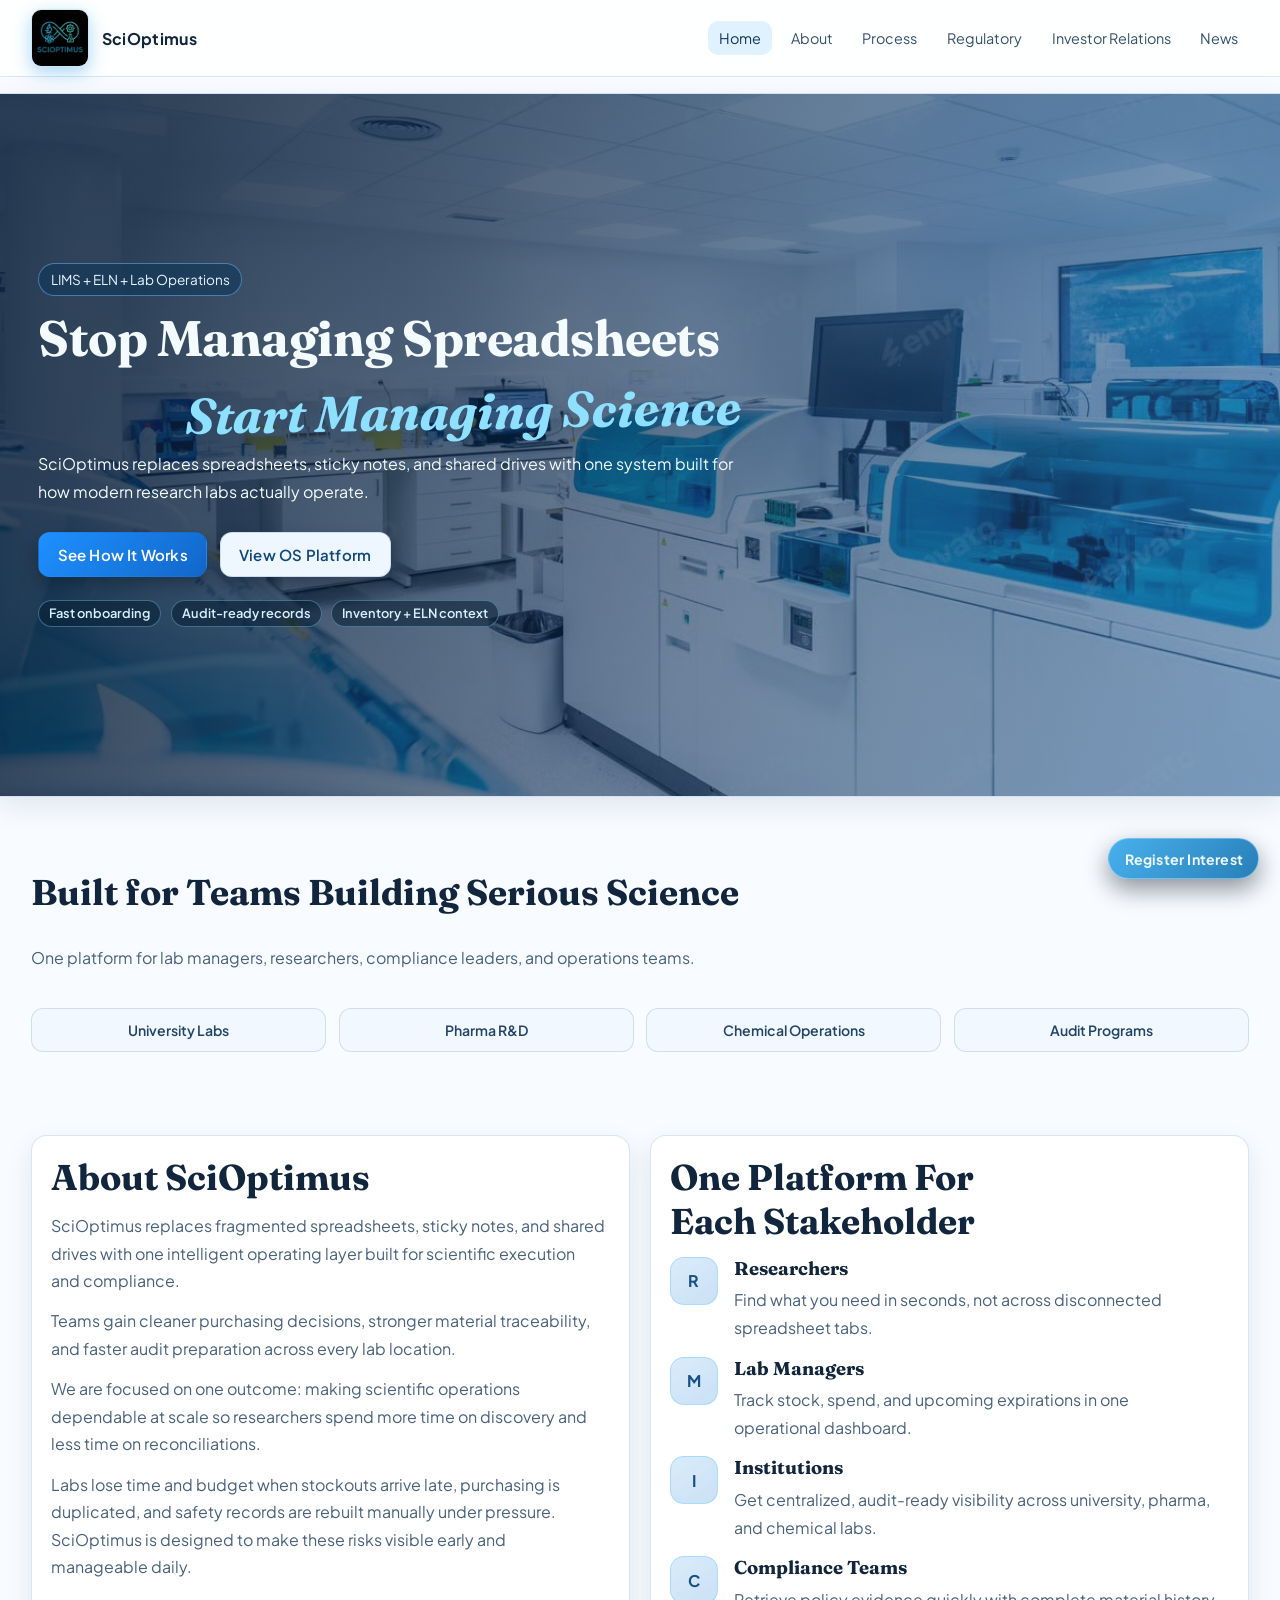
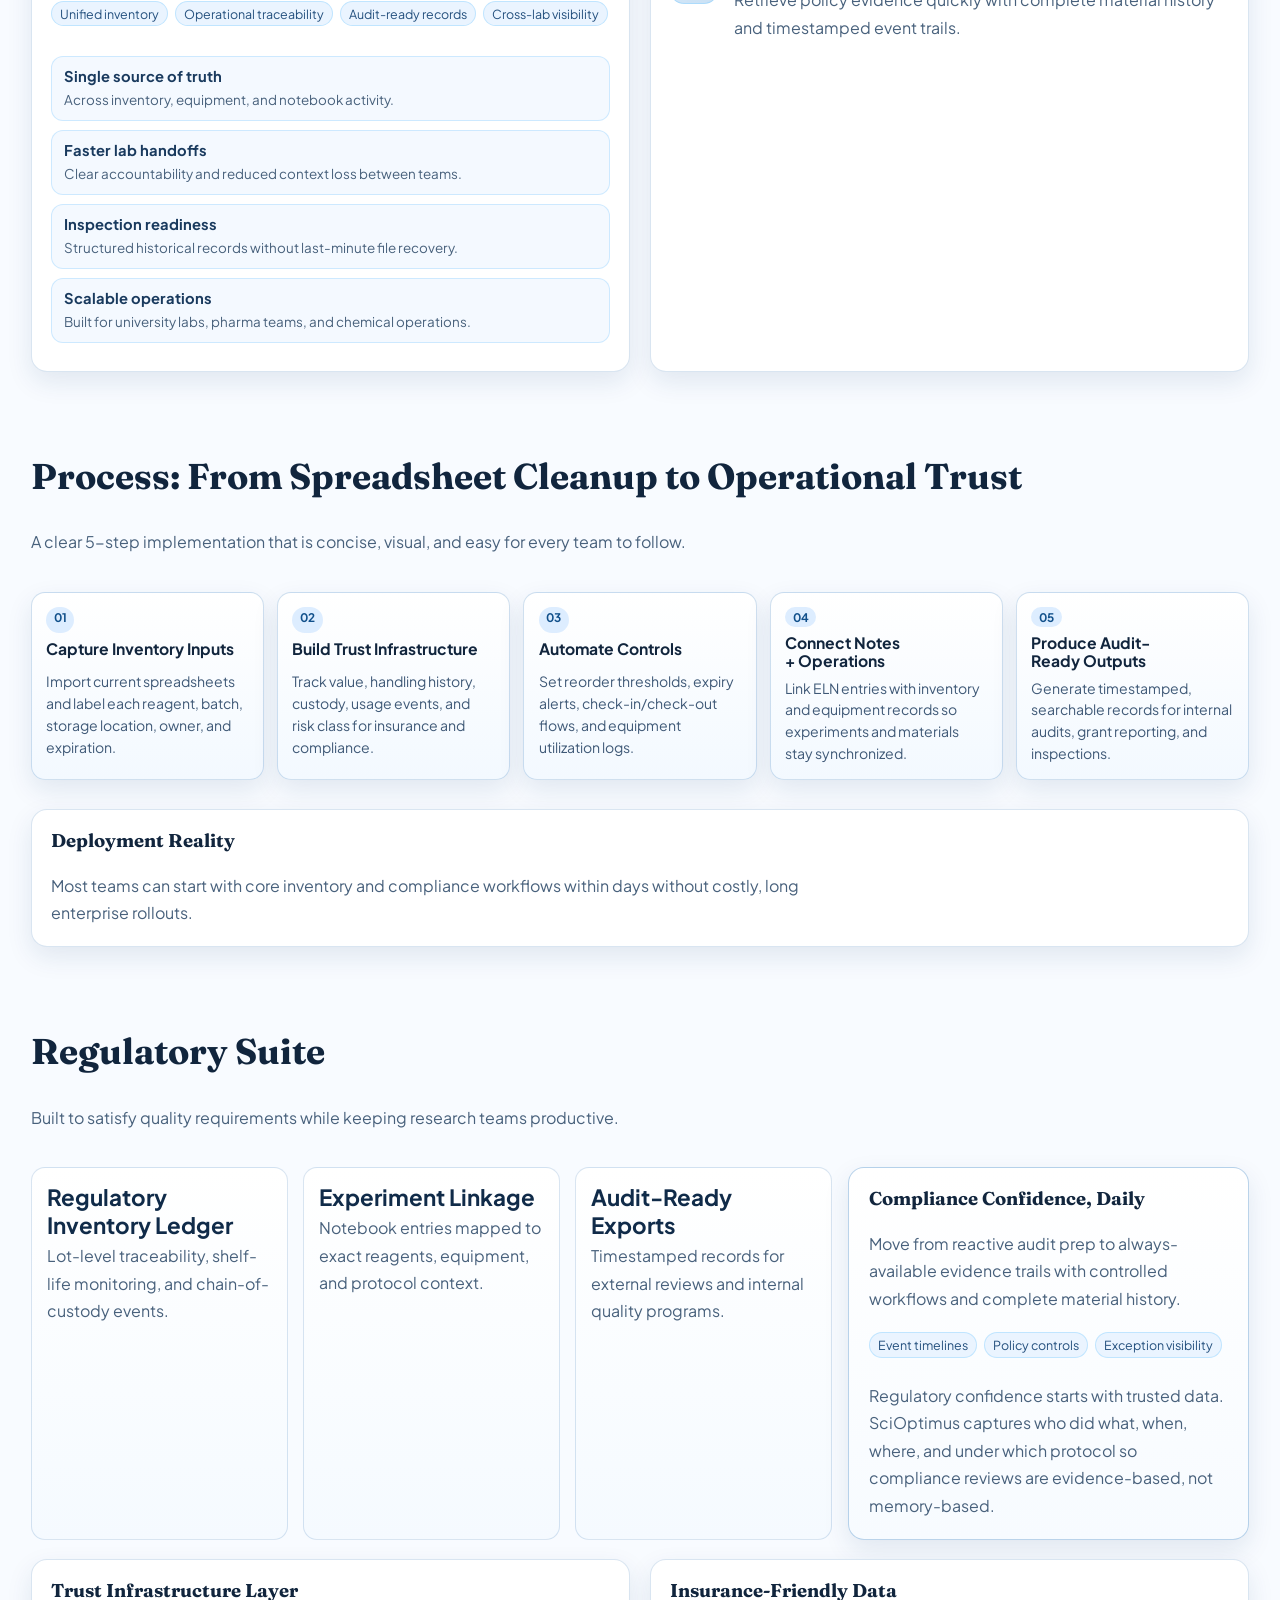
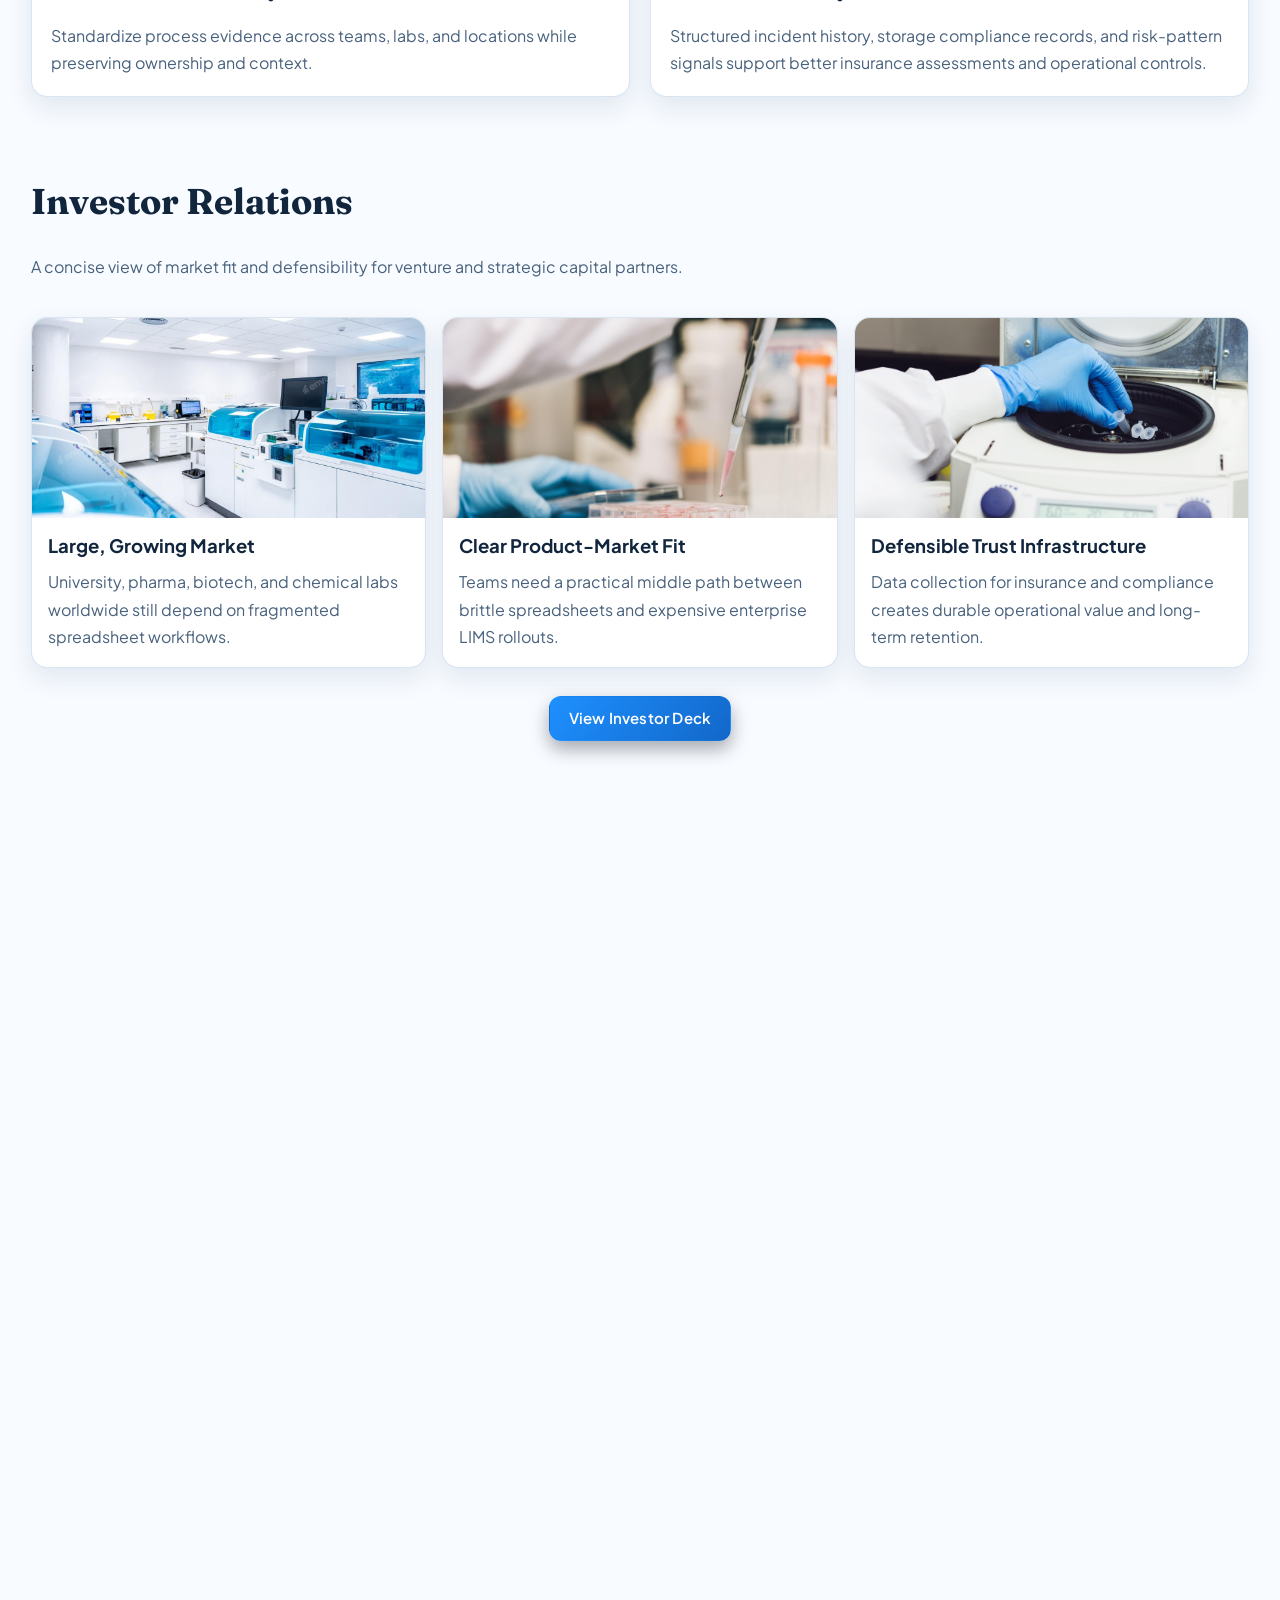
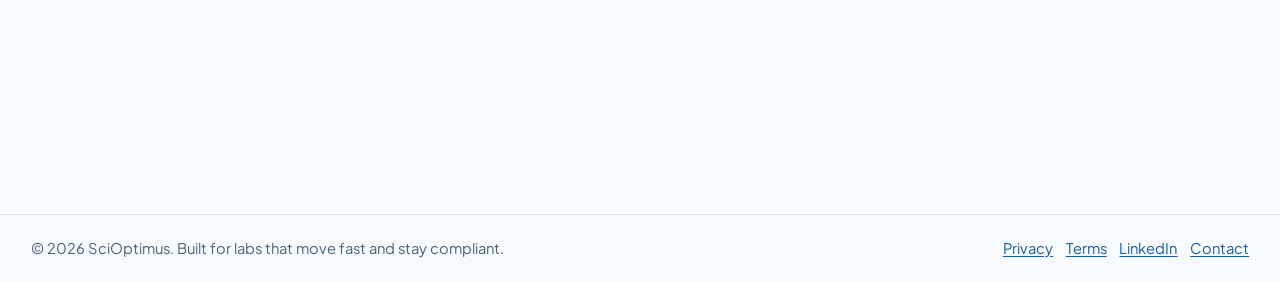
<file: index.html>
<!DOCTYPE html>
<html lang="en">
  <head>
    <meta charset="UTF-8" />
    <meta name="viewport" content="width=device-width, initial-scale=1.0" />
    <title>SciOptimus | Stop Managing Spreadsheets. Start Managing Science.</title>
    <meta
      name="description"
      content="SciOptimus helps labs manage chemical inventory, notebooks, and compliance with one platform built for research workflows."
    />
    <meta property="og:title" content="SciOptimus | Stop Managing Spreadsheets. Start Managing Science." />
    <meta
      property="og:description"
      content="Inventory, compliance, and notebook workflows for university, pharma, and chemical labs in one platform."
    />
    <meta property="og:type" content="website" />
    <meta property="og:image" content="logo.jpeg" />
    <meta name="theme-color" content="#f8fbff" />
    <meta name="twitter:card" content="summary_large_image" />
    <meta name="twitter:title" content="SciOptimus" />
    <meta
      name="twitter:description"
      content="Run your lab with connected inventory, notebook, and compliance workflows."
    />
    <meta name="twitter:image" content="logo.jpeg" />
    <link rel="preconnect" href="https://fonts.googleapis.com" />
    <link rel="preconnect" href="https://fonts.gstatic.com" crossorigin />
    <link rel="stylesheet" href="styles.css" />
    <script type="application/ld+json">
      {
        "@context": "https://schema.org",
        "@type": "Organization",
        "name": "SciOptimus",
        "url": "index.html",
        "logo": "logo.jpeg",
        "description": "SciOptimus helps labs manage inventory, notebooks, and compliance workflows in one connected platform.",
        "sameAs": []
      }
    </script>
  </head>
  <body>
    <a class="skip-link" href="#main-content">Skip to main content</a>
    <header class="site-header">
      <div class="container header-inner">
        <a class="brand" href="index.html">
          <img src="logo.jpeg" alt="SciOptimus logo" />
          <span>SciOptimus</span>
        </a>
        <button class="nav-toggle" aria-label="Toggle navigation">Menu</button>
        <nav class="site-nav" aria-label="Primary">
          <a class="active" href="#home">Home</a>
          <a href="#about">About</a>
          <a href="#process">Process</a>
          <a href="#regulatory">Regulatory</a>
          <a href="#investors">Investor Relations</a>
          <a href="news.html">News</a>
        </nav>
      </div>
    </header>

    <main class="container" id="main-content">
      <section class="hero hero-full-bleed reveal" id="home">
        <img class="hero-bg" src="image1.jpeg" alt="Laboratory workspace" loading="eager" decoding="async" />
        <div class="hero-overlay"></div>
        <div class="hero-content">
          <span class="eyebrow">LIMS + ELN + Lab Operations</span>
          <h1 class="headline-split">
            <span class="headline-left">Stop Managing Spreadsheets</span>
            <span class="headline-play">Start Managing Science</span>
          </h1>
          <p>
            SciOptimus replaces spreadsheets, sticky notes, and shared drives with one system built for how modern
            research labs actually operate.
          </p>
          <div class="actions">
            <a class="btn btn-primary" href="#process">See How It Works</a>
            <a class="btn btn-ghost" href="https://demo.scioptimus.com" target="_blank" rel="noopener">View OS Platform</a>
          </div>
          <div class="proof-row" aria-label="Proof points">
            <span>Fast onboarding</span>
            <span>Audit-ready records</span>
            <span>Inventory + ELN context</span>
          </div>
        </div>
      </section>

      <section class="section reveal">
        <h2 class="section-title">Built for Teams Building Serious Science</h2>
        <p class="section-subtitle">
          One platform for lab managers, researchers, compliance leaders, and operations teams.
        </p>
        <div class="trust-strip">
          <div class="trust-pill">University Labs</div>
          <div class="trust-pill">Pharma R&D</div>
          <div class="trust-pill">Chemical Operations</div>
          <div class="trust-pill">Audit Programs</div>
        </div>
      </section>

      <section class="section grid-2 reveal" id="about">
        <article class="card">
          <h2>About SciOptimus</h2>
          <p>
            SciOptimus replaces fragmented spreadsheets, sticky notes, and shared drives with one intelligent operating
            layer built for scientific execution and compliance.
          </p>
          <p>
            Teams gain cleaner purchasing decisions, stronger material traceability, and faster audit preparation across
            every lab location.
          </p>
          <p>
            We are focused on one outcome: making scientific operations dependable at scale so researchers spend more
            time on discovery and less time on reconciliations.
          </p>
          <p>
            Labs lose time and budget when stockouts arrive late, purchasing is duplicated, and safety records are
            rebuilt manually under pressure. SciOptimus is designed to make these risks visible early and manageable
            daily.
          </p>
          <div class="tag-row">
            <span class="tag">Unified inventory</span>
            <span class="tag">Operational traceability</span>
            <span class="tag">Audit-ready records</span>
            <span class="tag">Cross-lab visibility</span>
          </div>
          <div class="about-stats" aria-label="SciOptimus outcomes">
            <div><b>Single source of truth</b><span>Across inventory, equipment, and notebook activity.</span></div>
            <div><b>Faster lab handoffs</b><span>Clear accountability and reduced context loss between teams.</span></div>
            <div><b>Inspection readiness</b><span>Structured historical records without last-minute file recovery.</span></div>
            <div><b>Scalable operations</b><span>Built for university labs, pharma teams, and chemical operations.</span></div>
          </div>
        </article>
        <article class="card">
          <h2>One Platform For Each Stakeholder</h2>
          <div class="steps">
            <div class="step">
              <div class="step-num">R</div>
              <div>
                <h3>Researchers</h3>
                <p>Find what you need in seconds, not across disconnected spreadsheet tabs.</p>
              </div>
            </div>
            <div class="step">
              <div class="step-num">M</div>
              <div>
                <h3>Lab Managers</h3>
                <p>Track stock, spend, and upcoming expirations in one operational dashboard.</p>
              </div>
            </div>
            <div class="step">
              <div class="step-num">I</div>
              <div>
                <h3>Institutions</h3>
                <p>Get centralized, audit-ready visibility across university, pharma, and chemical labs.</p>
              </div>
            </div>
            <div class="step">
              <div class="step-num">C</div>
              <div>
                <h3>Compliance Teams</h3>
                <p>Retrieve policy evidence quickly with complete material history and timestamped event trails.</p>
              </div>
            </div>
          </div>
        </article>
      </section>

      <section class="section reveal" id="process">
        <h2 class="section-title">Process: From Spreadsheet Cleanup to Operational Trust</h2>
        <p class="section-subtitle">
          A clear 5-step implementation that is concise, visual, and easy for every team to follow.
        </p>
        <div class="process-track" aria-label="Five-step implementation">
          <article class="process-step-card">
            <span>01</span>
            <h3>Capture Inventory Inputs</h3>
            <p>Import current spreadsheets and label each reagent, batch, storage location, owner, and expiration.</p>
          </article>
          <article class="process-step-card">
            <span>02</span>
            <h3>Build Trust Infrastructure</h3>
            <p>Track value, handling history, custody, usage events, and risk class for insurance and compliance.</p>
          </article>
          <article class="process-step-card">
            <span>03</span>
            <h3>Automate Controls</h3>
            <p>Set reorder thresholds, expiry alerts, check-in/check-out flows, and equipment utilization logs.</p>
          </article>
          <article class="process-step-card">
            <span>04</span>
            <h3>Connect Notes + Operations</h3>
            <p>Link ELN entries with inventory and equipment records so experiments and materials stay synchronized.</p>
          </article>
          <article class="process-step-card">
            <span>05</span>
            <h3>Produce Audit-Ready Outputs</h3>
            <p>Generate timestamped, searchable records for internal audits, grant reporting, and inspections.</p>
          </article>
        </div>
        <article class="card process-note">
          <h3>Deployment Reality</h3>
          <p>
            Most teams can start with core inventory and compliance workflows within days without costly, long
            enterprise rollouts.
          </p>
        </article>
      </section>

      <section class="section reveal" id="regulatory">
        <h2 class="section-title">Regulatory Suite</h2>
        <p class="section-subtitle">Built to satisfy quality requirements while keeping research teams productive.</p>
        <div class="regulatory-layout">
          <div class="kpi-row regulatory-kpis">
            <div class="kpi">
              <b>Regulatory Inventory Ledger</b>
              <p>Lot-level traceability, shelf-life monitoring, and chain-of-custody events.</p>
            </div>
            <div class="kpi">
              <b>Experiment Linkage</b>
              <p>Notebook entries mapped to exact reagents, equipment, and protocol context.</p>
            </div>
            <div class="kpi">
              <b>Audit-Ready Exports</b>
              <p>Timestamped records for external reviews and internal quality programs.</p>
            </div>
          </div>
          <article class="card regulatory-callout">
            <h3>Compliance Confidence, Daily</h3>
            <p>
              Move from reactive audit prep to always-available evidence trails with controlled workflows and complete
              material history.
            </p>
            <div class="tag-row">
              <span class="tag">Event timelines</span>
              <span class="tag">Policy controls</span>
              <span class="tag">Exception visibility</span>
            </div>
            <p>
              Regulatory confidence starts with trusted data. SciOptimus captures who did what, when, where, and
              under which protocol so compliance reviews are evidence-based, not memory-based.
            </p>
          </article>
        </div>
        <div class="grid-2 regulatory-extra">
          <article class="card">
            <h3>Trust Infrastructure Layer</h3>
            <p>
              Standardize process evidence across teams, labs, and locations while preserving ownership and context.
            </p>
          </article>
          <article class="card">
            <h3>Insurance-Friendly Data</h3>
            <p>
              Structured incident history, storage compliance records, and risk-pattern signals support better insurance
              assessments and operational controls.
            </p>
          </article>
        </div>
      </section>

      <section class="section reveal" id="investors">
        <h2 class="section-title">Investor Relations</h2>
        <p class="section-subtitle">
          A concise view of market fit and defensibility for venture and strategic capital partners.
        </p>
        <div class="investor-grid">
          <article class="investor-card">
            <img src="image1.jpeg" alt="Market opportunity analysis" />
            <div class="body">
              <h3>Large, Growing Market</h3>
              <p>
                University, pharma, biotech, and chemical labs worldwide still depend on fragmented spreadsheet workflows.
              </p>
            </div>
          </article>
          <article class="investor-card">
            <img src="image2.jpeg" alt="Product market fit" />
            <div class="body">
              <h3>Clear Product-Market Fit</h3>
              <p>
                Teams need a practical middle path between brittle spreadsheets and expensive enterprise LIMS rollouts.
              </p>
            </div>
          </article>
          <article class="investor-card">
            <img src="image4.jpeg" alt="Regulatory reliability" />
            <div class="body">
              <h3>Defensible Trust Infrastructure</h3>
              <p>
                Data collection for insurance and compliance creates durable operational value and long-term retention.
              </p>
            </div>
          </article>
        </div>
        <div class="investor-deck-row">
          <a class="btn btn-primary" href="https://example.com" target="_blank" rel="noopener">View Investor Deck</a>
        </div>
      </section>

      <section class="section section-register reveal" id="register">
        <div class="register-layout">
          <article class="register-intro">
            <span class="eyebrow register-eyebrow">Book a tailored walkthrough</span>
            <h2>Register Interest</h2>
            <p class="register-lead">
              Share your current workflows, compliance needs, and operating goals. We use that context to make the
              first conversation specific and useful.
            </p>
            <div class="register-trust" aria-label="Why teams reach out">
              <div class="register-trust-item">
                <b>Tailored lab demo</b>
                <span>We map inventory, ELN, equipment, and compliance flows to the way your team already works.</span>
              </div>
              <div class="register-trust-item">
                <b>Fast human follow-up</b>
                <span>Expect a direct response within 2 business days, not an automated sales sequence.</span>
              </div>
              <div class="register-trust-item">
                <b>Useful from day one</b>
                <span>We can start with one lab, one workflow, or one audit problem and expand from there.</span>
              </div>
            </div>
            <div class="register-direct-contact">
              <span>Prefer email?</span>
              <a href="mailto:admin@scioptimus.com">admin@scioptimus.com</a>
            </div>
          </article>
          <article class="card register-card register-card-main">
            <div class="register-card-head">
              <span class="register-kicker">Tell us about your team</span>
              <h3>Request a SciOptimus demo</h3>
              <p>
                A few details help us route university, pharma, compliance, and investor requests to the right person.
              </p>
            </div>
            <form id="interest-form">
              <input type="text" name="company_website" class="hp-field" tabindex="-1" autocomplete="off" aria-hidden="true" />
              <div class="register-form-grid">
                <div class="field">
                  <label for="name">Full Name</label>
                  <input id="name" name="name" required placeholder="Dr. Priya Sharma" />
                </div>

                <div class="field">
                  <label for="email">Work Email</label>
                  <input id="email" name="email" type="email" required placeholder="name@organization.edu" />
                </div>

                <div class="field">
                  <label for="organization">Organization</label>
                  <input id="organization" name="organization" required placeholder="University / Pharma / Company" />
                </div>

                <div class="field">
                  <label for="role">Role</label>
                  <input id="role" name="role" required placeholder="PI, Lab Manager, Procurement Lead, Investor" />
                </div>

                <div class="field field-wide">
                  <label for="interest_type">Type of Interest</label>
                  <select id="interest_type" name="interest_type" required>
                    <option value="">Select one</option>
                    <option>Lab Demo Request</option>
                    <option>Institution Deployment</option>
                    <option>Investor Conversation</option>
                    <option>Academic Collaboration</option>
                    <option>Regulatory Product Inquiry</option>
                  </select>
                </div>

                <div class="field field-wide">
                  <label for="message">Message</label>
                  <textarea id="message" name="message" required placeholder="Tell us your current challenges and goals."></textarea>
                </div>
              </div>

              <label class="consent-row" for="consent">
                <input id="consent" name="consent" type="checkbox" required />
                <span>I agree to be contacted about SciOptimus and accept the <a href="privacy.html">Privacy Policy</a> and <a href="terms.html">Terms</a>.</span>
              </label>

              <button class="btn btn-primary register-submit" type="submit">Request a Tailored Demo</button>
              <div id="form-status" class="form-status" aria-live="polite"></div>
              <p class="form-note">We reply personally with the next best step for your lab or team.</p>
            </form>
          </article>
        </div>
      </section>
    </main>

    <a class="mini-cta" href="#register">Register Interest</a>

    <footer class="footer">
      <div class="container">
        <span>© 2026 SciOptimus. Built for labs that move fast and stay compliant.</span>
        <span class="footer-links"><a href="privacy.html">Privacy</a> <a href="terms.html">Terms</a> <a href="https://www.linkedin.com/company/scioptimus" target="_blank" rel="noopener">LinkedIn</a> <a href="mailto:admin@scioptimus.com">Contact</a></span>
      </div>
    </footer>

    <script src="app.js"></script>
  </body>
</html>
</file>
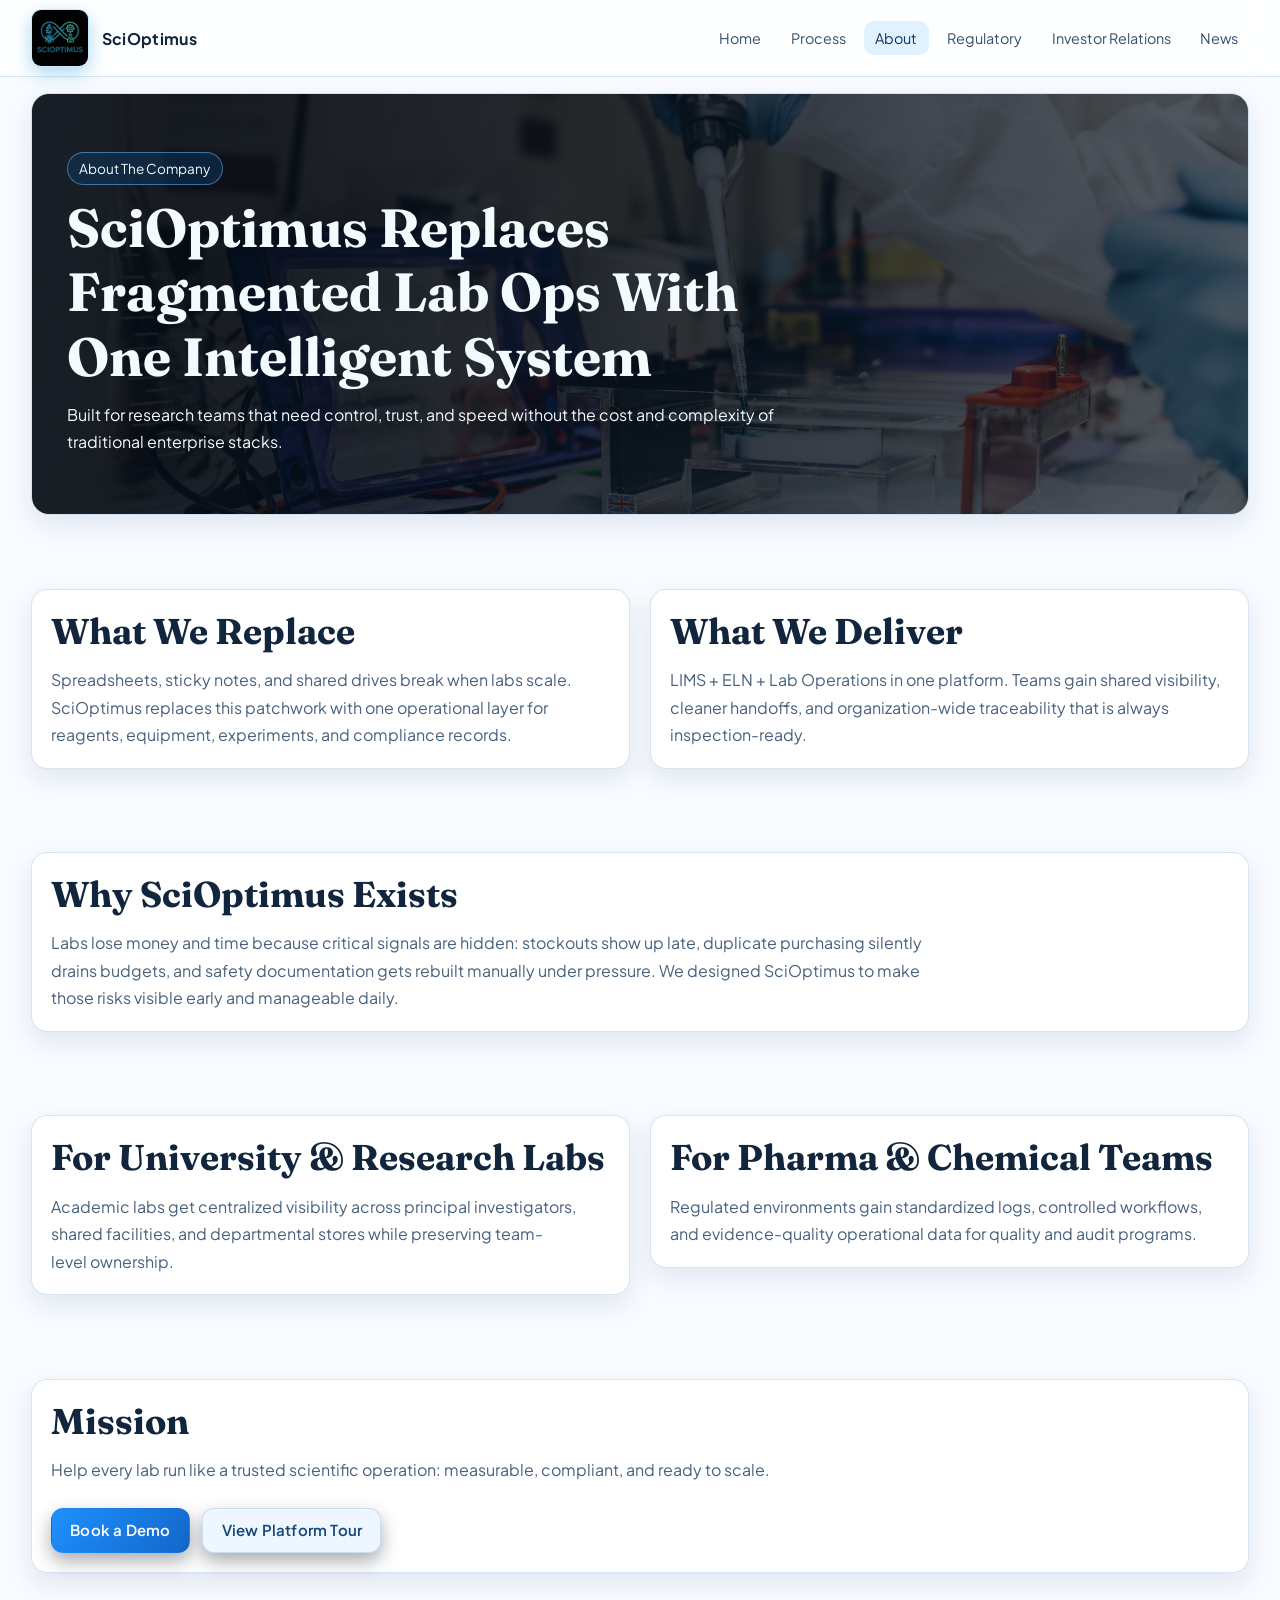
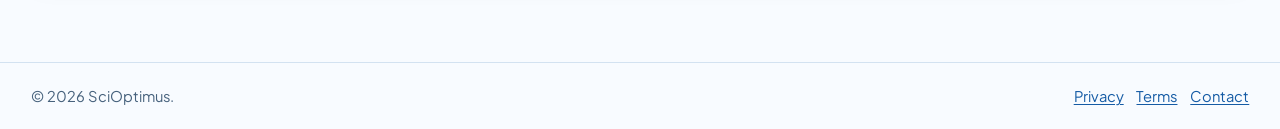
<file: about.html>
<!DOCTYPE html>
<html lang="en">
  <head>
    <meta charset="UTF-8" />
    <meta name="viewport" content="width=device-width, initial-scale=1.0" />
    <title>About SciOptimus</title>
    <meta
      name="description"
      content="Learn why SciOptimus was built to replace fragmented spreadsheet workflows across scientific labs."
    />
    <meta property="og:title" content="About SciOptimus" />
    <meta
      property="og:description"
      content="Connected inventory, notebook, and compliance operations for growing labs."
    />
    <meta property="og:type" content="website" />
    <meta property="og:image" content="logo.jpeg" />
    <meta name="twitter:card" content="summary_large_image" />
    <meta name="twitter:title" content="About SciOptimus" />
    <meta name="twitter:image" content="logo.jpeg" />
    <link rel="preconnect" href="https://fonts.googleapis.com" />
    <link rel="preconnect" href="https://fonts.gstatic.com" crossorigin />
    <link rel="stylesheet" href="styles.css" />
  </head>
  <body>
    <header class="site-header">
      <div class="container header-inner">
        <a class="brand" href="index.html">
          <img src="logo.jpeg" alt="SciOptimus logo" />
          <span>SciOptimus</span>
        </a>
        <button class="nav-toggle" aria-label="Toggle navigation">Menu</button>
        <nav class="site-nav" aria-label="Primary">
          <a href="index.html#home">Home</a>
          <a href="index.html#process">Process</a>
          <a class="active" href="index.html#about">About</a>
          <a href="index.html#regulatory">Regulatory</a>
          <a href="index.html#investors">Investor Relations</a>
          <a href="news.html">News</a>
        </nav>
      </div>
    </header>

    <main class="container">
      <section class="hero-lite reveal">
        <img src="image3.jpeg" alt="Scientists discussing operations" />
        <div class="overlay"></div>
        <div class="content">
          <span class="eyebrow">About The Company</span>
          <h1>SciOptimus Replaces Fragmented Lab Ops With One Intelligent System</h1>
          <p>
            Built for research teams that need control, trust, and speed without the cost and complexity of traditional
            enterprise stacks.
          </p>
        </div>
      </section>

      <section class="section grid-2 reveal">
        <article class="card">
          <h2>What We Replace</h2>
          <p>
            Spreadsheets, sticky notes, and shared drives break when labs scale. SciOptimus replaces this patchwork with
            one operational layer for reagents, equipment, experiments, and compliance records.
          </p>
        </article>
        <article class="card">
          <h2>What We Deliver</h2>
          <p>
            LIMS + ELN + Lab Operations in one platform. Teams gain shared visibility, cleaner handoffs, and
            organization-wide traceability that is always inspection-ready.
          </p>
        </article>
      </section>

      <section class="section reveal">
        <article class="card">
          <h2>Why SciOptimus Exists</h2>
          <p>
            Labs lose money and time because critical signals are hidden: stockouts show up late, duplicate purchasing
            silently drains budgets, and safety documentation gets rebuilt manually under pressure. We designed
            SciOptimus to make those risks visible early and manageable daily.
          </p>
        </article>
      </section>

      <section class="section grid-2 reveal">
        <article class="card">
          <h2>For University & Research Labs</h2>
          <p>
            Academic labs get centralized visibility across principal investigators, shared facilities, and departmental
            stores while preserving team-level ownership.
          </p>
        </article>
        <article class="card">
          <h2>For Pharma & Chemical Teams</h2>
          <p>
            Regulated environments gain standardized logs, controlled workflows, and evidence-quality operational data
            for quality and audit programs.
          </p>
        </article>
      </section>

      <section class="section card reveal">
        <h2>Mission</h2>
        <p>
          Help every lab run like a trusted scientific operation: measurable, compliant, and ready to scale.
        </p>
        <div class="actions">
          <a class="btn btn-primary" href="interest.html">Book a Demo</a>
          <a class="btn btn-ghost" href="process.html">View Platform Tour</a>
        </div>
      </section>
    </main>

    <footer class="footer">
      <div class="container">
        <span>© 2026 SciOptimus.</span>
        <span class="footer-links"><a href="privacy.html">Privacy</a> <a href="terms.html">Terms</a> <a href="mailto:admin@scioptimus.com">Contact</a></span>
      </div>
    </footer>

    <script src="app.js"></script>
  </body>
</html>
</file>
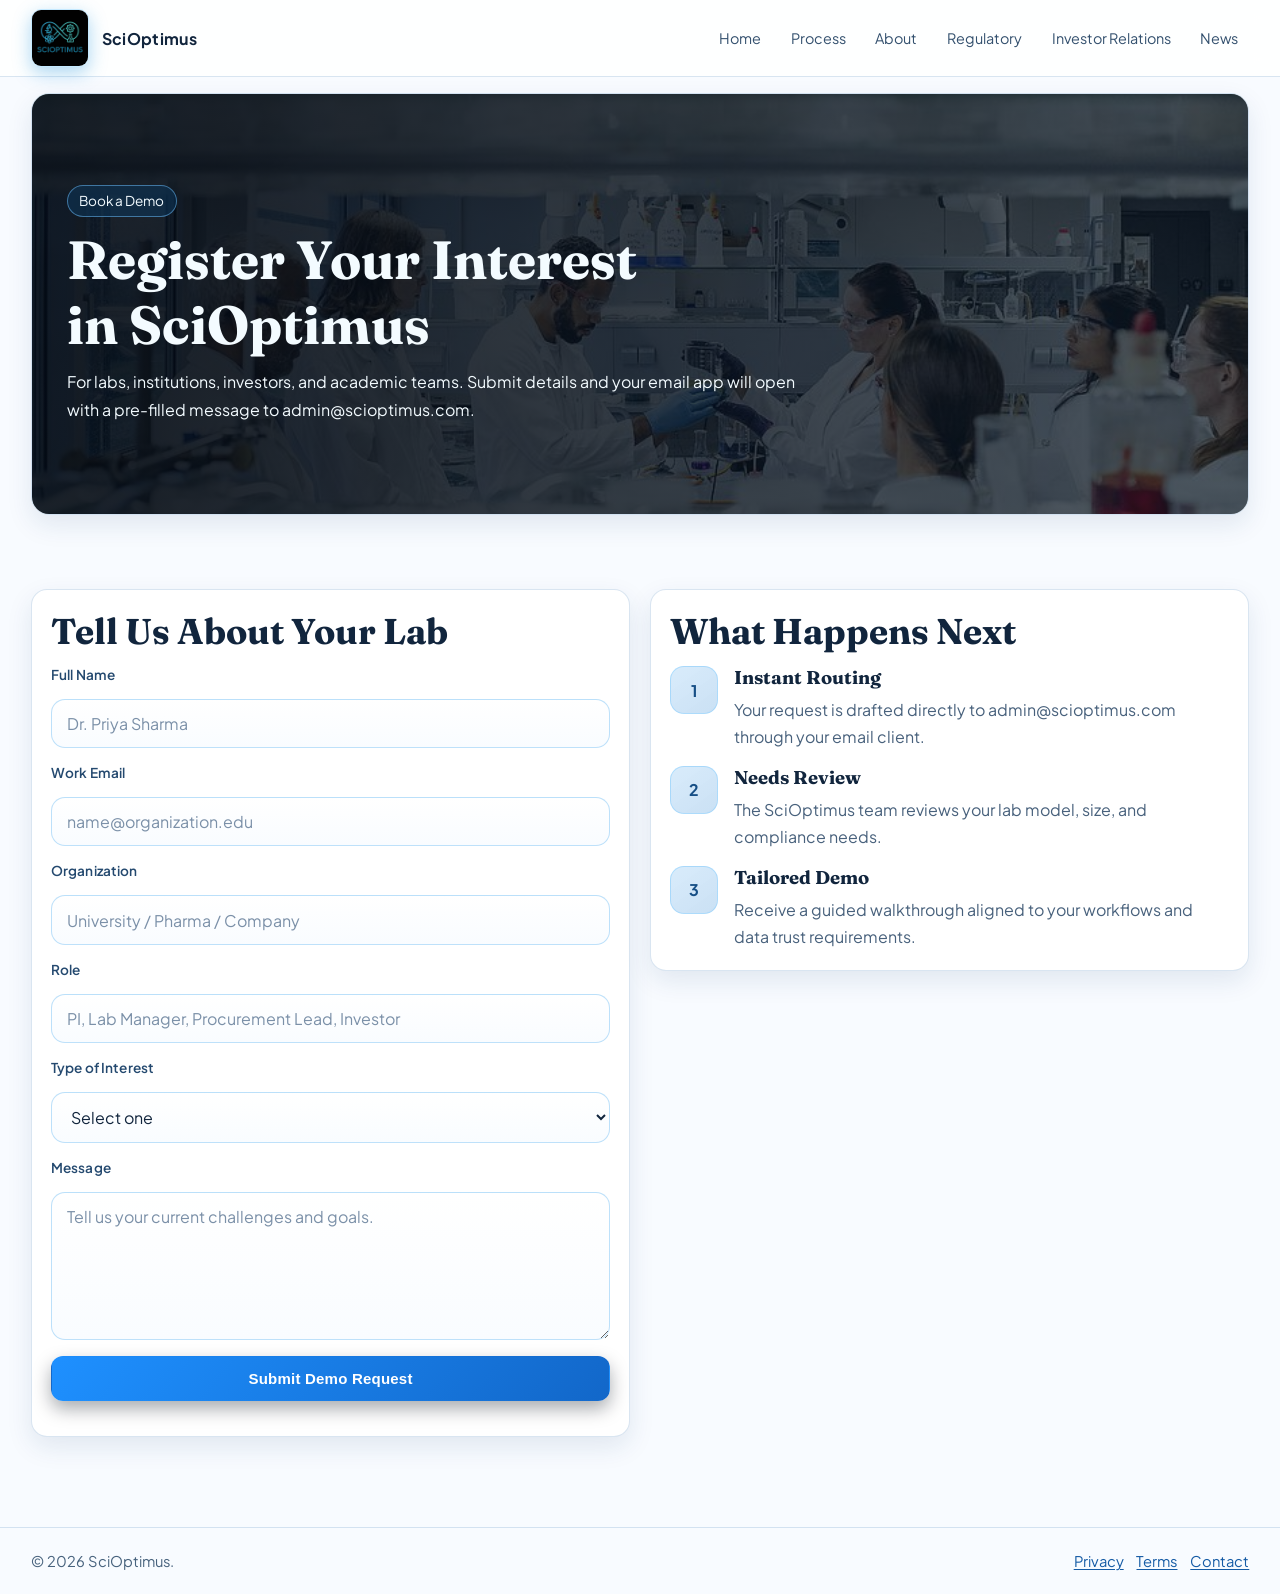
<file: interest.html>
<!DOCTYPE html>
<html lang="en">
  <head>
    <meta charset="UTF-8" />
    <meta name="viewport" content="width=device-width, initial-scale=1.0" />
    <title>Register Interest | SciOptimus</title>
    <meta
      name="description"
      content="Book a SciOptimus demo and share your lab's inventory, compliance, and workflow goals."
    />
    <meta property="og:title" content="Register Interest | SciOptimus" />
    <meta
      property="og:description"
      content="Schedule a tailored demo for your lab, institution, or investment team."
    />
    <meta property="og:type" content="website" />
    <meta property="og:image" content="logo.jpeg" />
    <meta name="twitter:card" content="summary_large_image" />
    <meta name="twitter:title" content="Register Interest | SciOptimus" />
    <meta name="twitter:image" content="logo.jpeg" />
    <link rel="preconnect" href="https://fonts.googleapis.com" />
    <link rel="preconnect" href="https://fonts.gstatic.com" crossorigin />
    <link rel="stylesheet" href="styles.css" />
  </head>
  <body>
    <header class="site-header">
      <div class="container header-inner">
        <a class="brand" href="index.html">
          <img src="logo.jpeg" alt="SciOptimus logo" />
          <span>SciOptimus</span>
        </a>
        <button class="nav-toggle" aria-label="Toggle navigation">Menu</button>
        <nav class="site-nav" aria-label="Primary">
          <a href="index.html#home">Home</a>
          <a href="index.html#process">Process</a>
          <a href="index.html#about">About</a>
          <a href="index.html#regulatory">Regulatory</a>
          <a href="index.html#investors">Investor Relations</a>
          <a href="news.html">News</a>
        </nav>
      </div>
    </header>

    <main class="container">
      <section class="hero-lite reveal">
        <img src="image5.jpeg" alt="Demo registration visual" />
        <div class="overlay"></div>
        <div class="content">
          <span class="eyebrow">Book a Demo</span>
          <h1>Register Your Interest in SciOptimus</h1>
          <p>
            For labs, institutions, investors, and academic teams. Submit details and your email app will open with a
            pre-filled message to admin@scioptimus.com.
          </p>
        </div>
      </section>

      <section class="section grid-2 reveal">
        <article class="card">
          <h2>Tell Us About Your Lab</h2>
          <form id="interest-form">
            <label for="name">Full Name</label>
            <input id="name" name="name" required placeholder="Dr. Priya Sharma" />

            <label for="email">Work Email</label>
            <input id="email" name="email" type="email" required placeholder="name@organization.edu" />

            <label for="organization">Organization</label>
            <input id="organization" name="organization" required placeholder="University / Pharma / Company" />

            <label for="role">Role</label>
            <input id="role" name="role" required placeholder="PI, Lab Manager, Procurement Lead, Investor" />

            <label for="interest_type">Type of Interest</label>
            <select id="interest_type" name="interest_type" required>
              <option value="">Select one</option>
              <option>Lab Demo Request</option>
              <option>Institution Deployment</option>
              <option>Investor Conversation</option>
              <option>Academic Collaboration</option>
              <option>Regulatory Product Inquiry</option>
            </select>

            <label for="message">Message</label>
            <textarea id="message" name="message" required placeholder="Tell us your current challenges and goals."></textarea>

            <button class="btn btn-primary" type="submit">Submit Demo Request</button>
            <p id="form-status" aria-live="polite"></p>
          </form>
        </article>

        <article class="card">
          <h2>What Happens Next</h2>
          <div class="steps">
            <div class="step">
              <div class="step-num">1</div>
              <div>
                <h3>Instant Routing</h3>
                <p>Your request is drafted directly to admin@scioptimus.com through your email client.</p>
              </div>
            </div>
            <div class="step">
              <div class="step-num">2</div>
              <div>
                <h3>Needs Review</h3>
                <p>The SciOptimus team reviews your lab model, size, and compliance needs.</p>
              </div>
            </div>
            <div class="step">
              <div class="step-num">3</div>
              <div>
                <h3>Tailored Demo</h3>
                <p>Receive a guided walkthrough aligned to your workflows and data trust requirements.</p>
              </div>
            </div>
          </div>
        </article>
      </section>
    </main>

    <footer class="footer">
      <div class="container">
        <span>© 2026 SciOptimus.</span>
        <span class="footer-links"><a href="privacy.html">Privacy</a> <a href="terms.html">Terms</a> <a href="mailto:admin@scioptimus.com">Contact</a></span>
      </div>
    </footer>

    <script src="app.js"></script>
  </body>
</html>
</file>
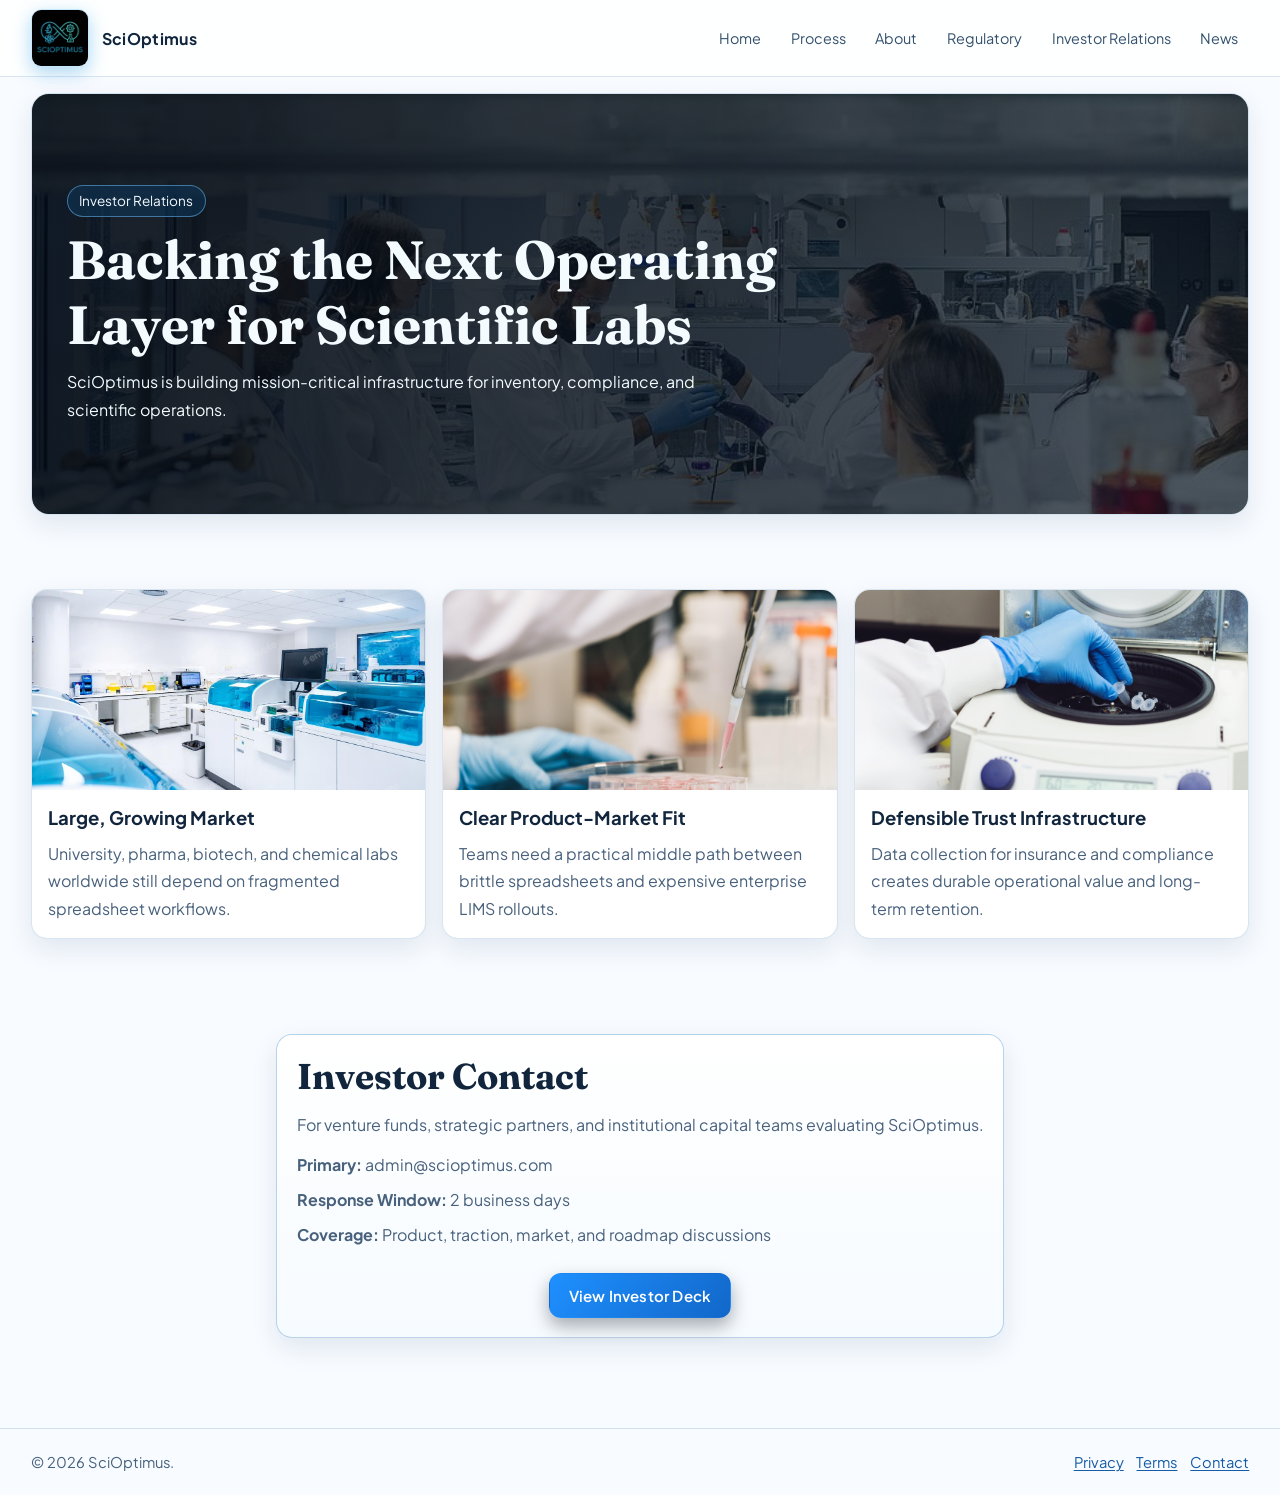
<file: investors.html>
<!DOCTYPE html>
<html lang="en">
  <head>
    <meta charset="UTF-8" />
    <meta name="viewport" content="width=device-width, initial-scale=1.0" />
    <title>SciOptimus Investor Relations</title>
    <meta
      name="description"
      content="Investor relations for SciOptimus, the operating layer for scientific inventory, compliance, and lab execution."
    />
    <meta property="og:title" content="SciOptimus Investor Relations" />
    <meta
      property="og:description"
      content="Market opportunity and operating thesis for connected scientific lab infrastructure."
    />
    <meta property="og:type" content="website" />
    <meta property="og:image" content="logo.jpeg" />
    <meta name="twitter:card" content="summary_large_image" />
    <meta name="twitter:title" content="SciOptimus Investor Relations" />
    <meta name="twitter:image" content="logo.jpeg" />
    <link rel="preconnect" href="https://fonts.googleapis.com" />
    <link rel="preconnect" href="https://fonts.gstatic.com" crossorigin />
    <link rel="stylesheet" href="styles.css" />
  </head>
  <body>
    <header class="site-header">
      <div class="container header-inner">
        <a class="brand" href="index.html">
          <img src="logo.jpeg" alt="SciOptimus logo" />
          <span>SciOptimus</span>
        </a>
        <button class="nav-toggle" aria-label="Toggle navigation">Menu</button>
        <nav class="site-nav" aria-label="Primary">
          <a href="index.html#home">Home</a>
          <a href="index.html#process">Process</a>
          <a href="index.html#about">About</a>
          <a href="index.html#regulatory">Regulatory</a>
          <a href="index.html#investors">Investor Relations</a>
          <a href="news.html">News</a>
        </nav>
      </div>
    </header>

    <main class="container">
      <section class="hero-lite reveal">
        <img src="image5.jpeg" alt="Business and science strategy meeting" />
        <div class="overlay"></div>
        <div class="content">
          <span class="eyebrow">Investor Relations</span>
          <h1>Backing the Next Operating Layer for Scientific Labs</h1>
          <p>
            SciOptimus is building mission-critical infrastructure for inventory, compliance, and scientific operations.
          </p>
        </div>
      </section>

      <section class="section investor-grid reveal">
        <article class="investor-card">
          <img src="image1.jpeg" alt="Market opportunity analysis" />
          <div class="body">
            <h3>Large, Growing Market</h3>
            <p>
              University, pharma, biotech, and chemical labs worldwide still depend on fragmented spreadsheet workflows.
            </p>
          </div>
        </article>
        <article class="investor-card">
          <img src="image2.jpeg" alt="Product market fit" />
          <div class="body">
            <h3>Clear Product-Market Fit</h3>
            <p>
              Teams need a practical middle path between brittle spreadsheets and expensive enterprise LIMS rollouts.
            </p>
          </div>
        </article>
        <article class="investor-card">
          <img src="image4.jpeg" alt="Regulatory reliability" />
          <div class="body">
            <h3>Defensible Trust Infrastructure</h3>
            <p>
              Data collection for insurance and compliance creates durable operational value and long-term retention.
            </p>
          </div>
        </article>
      </section>

      <section class="section reveal">
        <article class="card investor-contact-card investor-home-contact">
          <h2>Investor Contact</h2>
          <p>
            For venture funds, strategic partners, and institutional capital teams evaluating SciOptimus.
          </p>
          <div class="contact-lines">
            <p><strong>Primary:</strong> <a href="mailto:admin@scioptimus.com?subject=SciOptimus%20Investor%20Inquiry">admin@scioptimus.com</a></p>
            <p><strong>Response Window:</strong> 2 business days</p>
            <p><strong>Coverage:</strong> Product, traction, market, and roadmap discussions</p>
          </div>
          <div class="investor-deck-row">
            <a class="btn btn-primary" href="https://example.com" target="_blank" rel="noopener">View Investor Deck</a>
          </div>
        </article>
      </section>
    </main>

    <footer class="footer">
      <div class="container">
        <span>© 2026 SciOptimus.</span>
        <span class="footer-links"><a href="privacy.html">Privacy</a> <a href="terms.html">Terms</a> <a href="mailto:admin@scioptimus.com">Contact</a></span>
      </div>
    </footer>

    <script src="app.js"></script>
  </body>
</html>
</file>
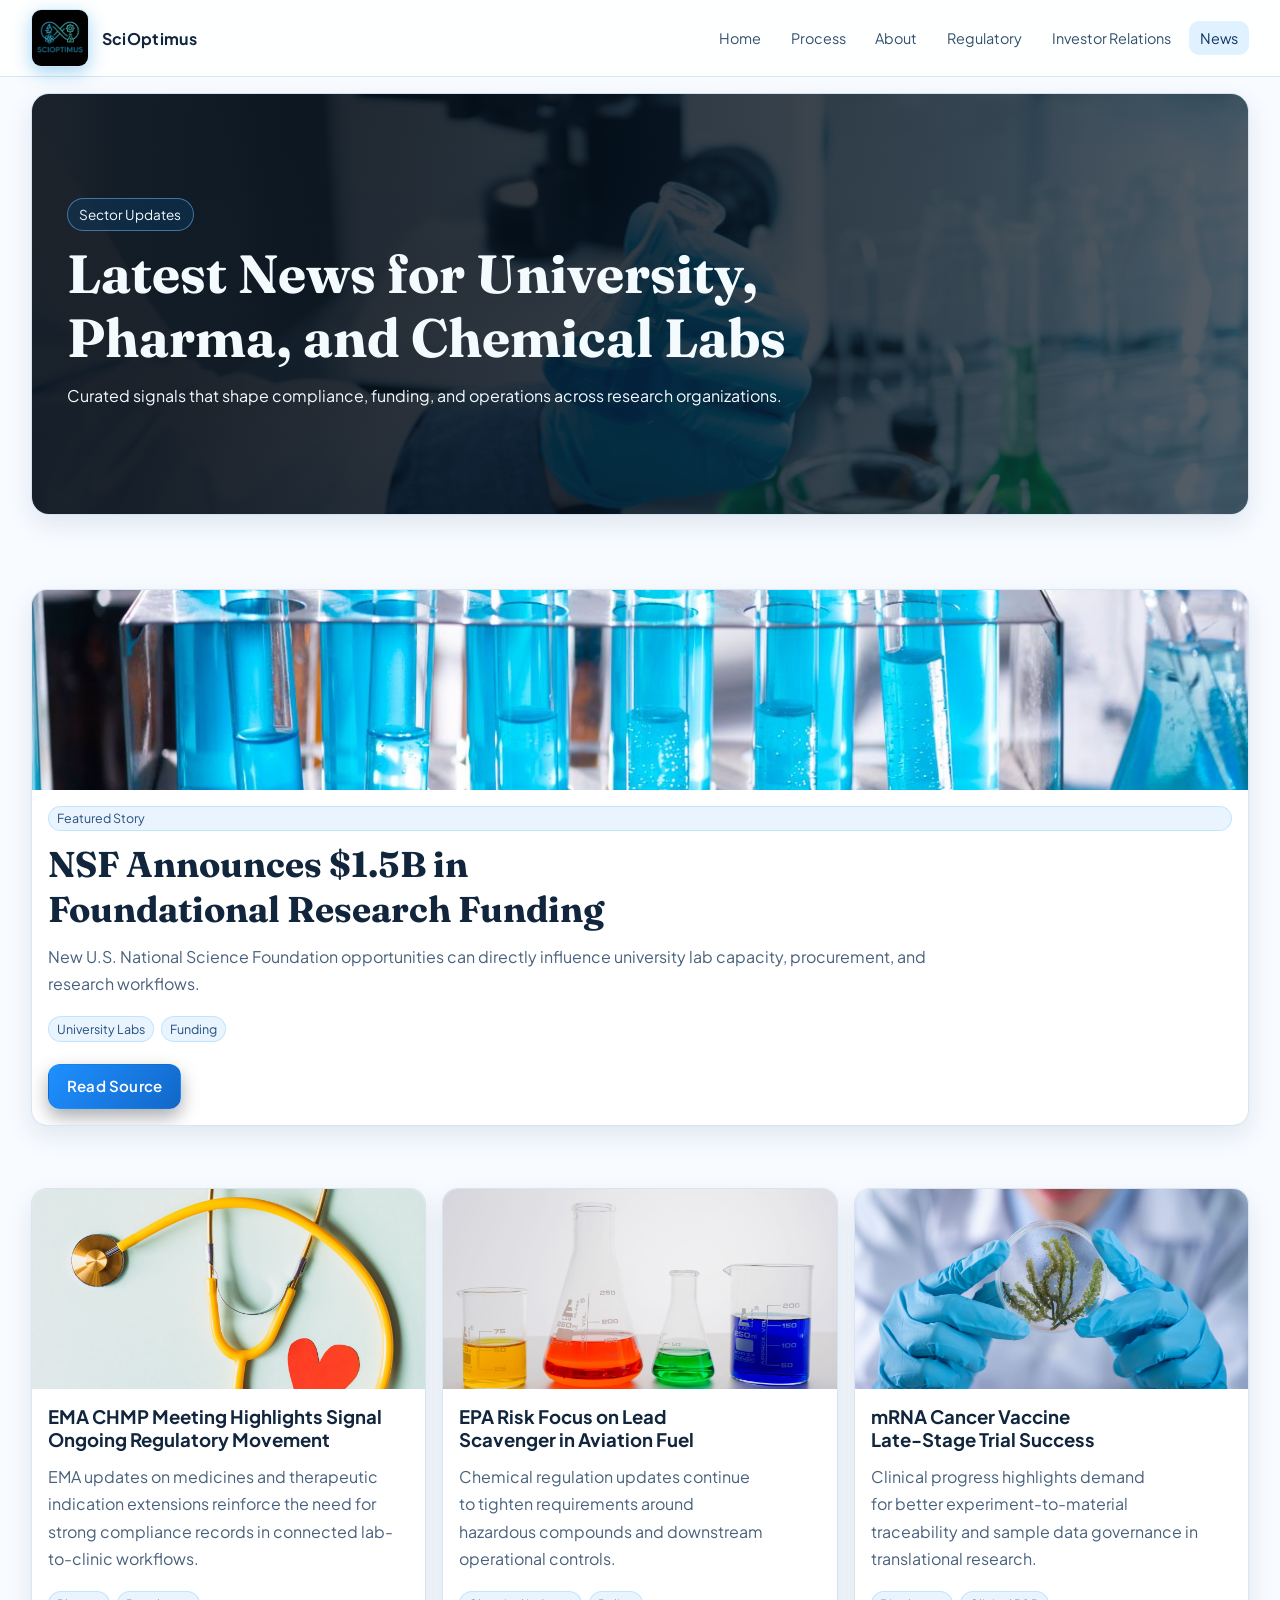
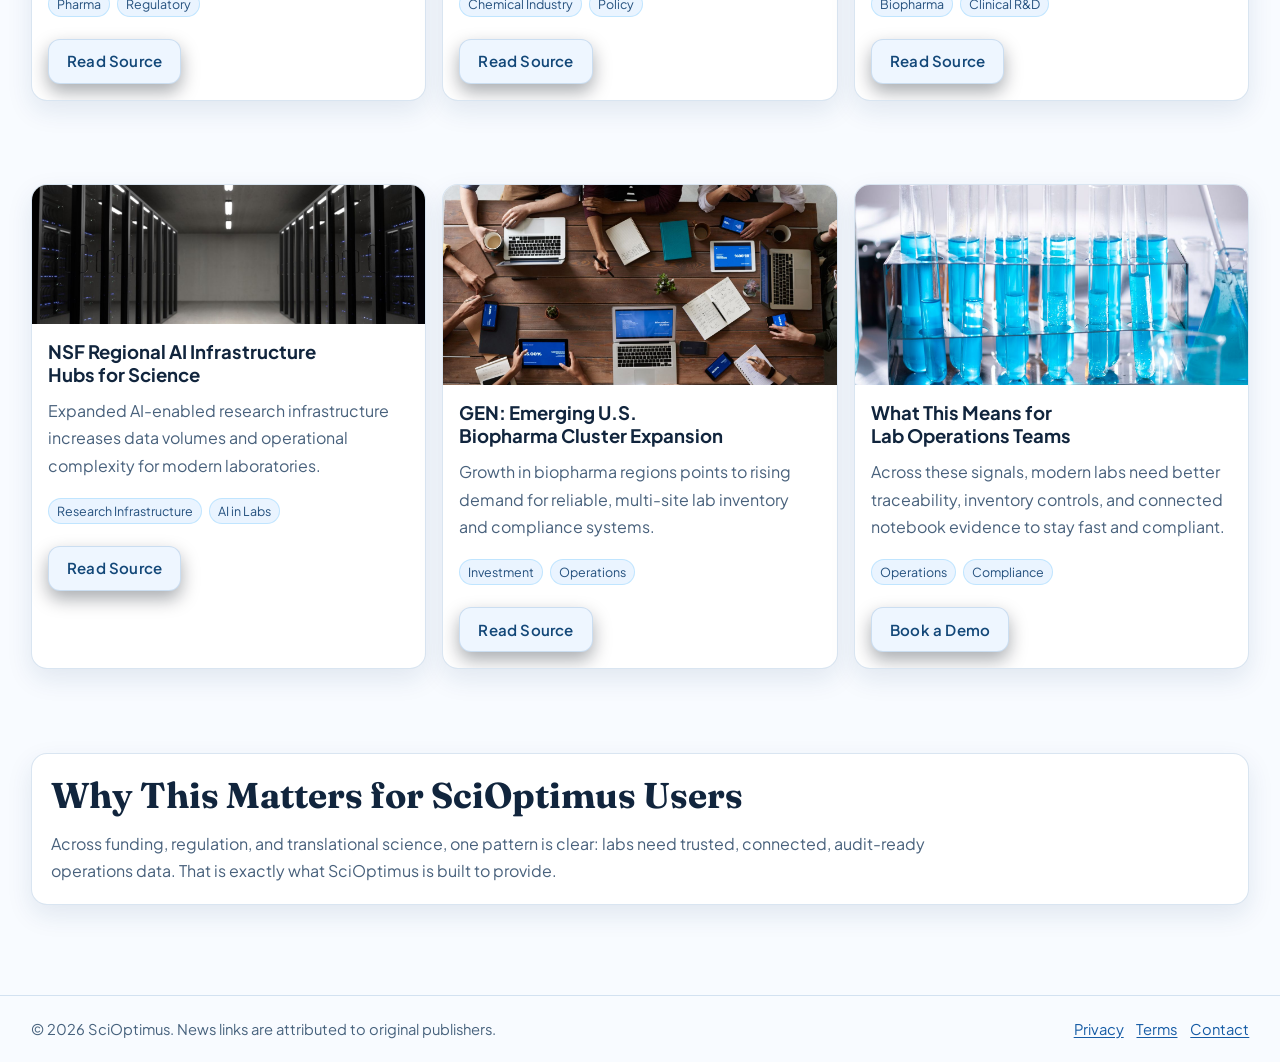
<file: news.html>
<!DOCTYPE html>
<html lang="en">
  <head>
    <meta charset="UTF-8" />
    <meta name="viewport" content="width=device-width, initial-scale=1.0" />
    <title>SciOptimus News | University Labs, Pharma & Chemical Sector</title>
    <meta
      name="description"
      content="Curated news for university, pharma, and chemical labs covering funding, regulation, and scientific operations."
    />
    <meta property="og:title" content="SciOptimus News | University Labs, Pharma & Chemical Sector" />
    <meta
      property="og:description"
      content="Funding, regulatory, and translational updates shaping modern scientific lab operations."
    />
    <meta property="og:type" content="article" />
    <meta property="og:image" content="assets/news/hero.jpg" />
    <meta name="twitter:card" content="summary_large_image" />
    <meta name="twitter:title" content="SciOptimus News" />
    <meta
      name="twitter:description"
      content="Follow the latest sector signals across labs, compliance, and biopharma operations."
    />
    <meta name="twitter:image" content="assets/news/hero.jpg" />
    <link rel="preconnect" href="https://fonts.googleapis.com" />
    <link rel="preconnect" href="https://fonts.gstatic.com" crossorigin />
    <link rel="stylesheet" href="styles.css" />
    <script type="application/ld+json">
      {
        "@context": "https://schema.org",
        "@type": "CollectionPage",
        "name": "SciOptimus News",
        "description": "Curated lab sector updates spanning funding, regulation, translational science, and operations.",
        "hasPart": [
          {
            "@type": "NewsArticle",
            "headline": "NSF Announces $1.5B in Foundational Research Funding",
            "url": "https://www.nsf.gov/news/nsf-announces-15b-foundational-research-drive-scientific"
          },
          {
            "@type": "NewsArticle",
            "headline": "EMA CHMP Meeting Highlights Signal Ongoing Regulatory Movement",
            "url": "https://www.ema.europa.eu/en/news/meeting-highlights-committee-medicinal-products-human-use-chmp-20-23-july-2026"
          },
          {
            "@type": "NewsArticle",
            "headline": "EPA Risk Focus on Lead Scavenger in Aviation Fuel",
            "url": "https://cen.acs.org/policy/chemical-regulation/epa-says-lead-scavenger-airplane-fuel-health-risk/104/web/2026/08"
          }
        ]
      }
    </script>
  </head>
  <body>
    <header class="site-header">
      <div class="container header-inner">
        <a class="brand" href="index.html">
          <img src="logo.jpeg" alt="SciOptimus logo" />
          <span>SciOptimus</span>
        </a>
        <button class="nav-toggle" aria-label="Toggle navigation">Menu</button>
        <nav class="site-nav" aria-label="Primary">
          <a href="index.html#home">Home</a>
          <a href="index.html#process">Process</a>
          <a href="index.html#about">About</a>
          <a href="index.html#regulatory">Regulatory</a>
          <a href="index.html#investors">Investor Relations</a>
          <a class="active" href="news.html">News</a>
        </nav>
      </div>
    </header>

    <main class="container">
      <section class="hero-lite reveal">
        <img src="assets/news/hero.jpg" alt="Latest lab sector updates" loading="eager" />
        <div class="overlay"></div>
        <div class="content">
          <span class="eyebrow">Sector Updates</span>
          <h1>Latest News for University, Pharma, and Chemical Labs</h1>
          <p>Curated signals that shape compliance, funding, and operations across research organizations.</p>
        </div>
      </section>

      <section class="section featured-news reveal">
        <article class="news-card">
          <img src="assets/news/funding.jpg" alt="Funding news visual" loading="lazy" />
          <div class="body">
            <span class="tag">Featured Story</span>
            <h2>NSF Announces $1.5B in Foundational Research Funding</h2>
            <p>
              New U.S. National Science Foundation opportunities can directly influence university lab capacity,
              procurement, and research workflows.
            </p>
            <div class="tag-row">
              <span class="tag">University Labs</span>
              <span class="tag">Funding</span>
            </div>
            <a class="btn btn-primary" target="_blank" rel="noopener" href="https://www.nsf.gov/news/nsf-announces-15b-foundational-research-drive-scientific">Read Source</a>
          </div>
        </article>
      </section>

      <section class="section news-grid reveal">
        <article class="news-card">
          <img src="assets/news/regulatory.jpg" alt="Regulatory committee insights" loading="lazy" />
          <div class="body">
            <h3>EMA CHMP Meeting Highlights Signal Ongoing Regulatory Movement</h3>
            <p>
              EMA updates on medicines and therapeutic indication extensions reinforce the need for strong compliance
              records in connected lab-to-clinic workflows.
            </p>
            <div class="tag-row">
              <span class="tag">Pharma</span>
              <span class="tag">Regulatory</span>
            </div>
            <a class="btn btn-ghost" target="_blank" rel="noopener" href="https://www.ema.europa.eu/en/news/meeting-highlights-committee-medicinal-products-human-use-chmp-20-23-july-2026">Read Source</a>
          </div>
        </article>

        <article class="news-card">
          <img src="assets/news/chemical.jpg" alt="Chemical policy news" loading="lazy" />
          <div class="body">
            <h3>EPA Risk Focus on Lead Scavenger in Aviation Fuel</h3>
            <p>
              Chemical regulation updates continue to tighten requirements around hazardous compounds and downstream
              operational controls.
            </p>
            <div class="tag-row">
              <span class="tag">Chemical Industry</span>
              <span class="tag">Policy</span>
            </div>
            <a class="btn btn-ghost" target="_blank" rel="noopener" href="https://cen.acs.org/policy/chemical-regulation/epa-says-lead-scavenger-airplane-fuel-health-risk/104/web/2026/08">Read Source</a>
          </div>
        </article>

        <article class="news-card">
          <img src="assets/news/mrna.jpg" alt="Cancer vaccine development" loading="lazy" />
          <div class="body">
            <h3>mRNA Cancer Vaccine Late-Stage Trial Success</h3>
            <p>
              Clinical progress highlights demand for better experiment-to-material traceability and sample data
              governance in translational research.
            </p>
            <div class="tag-row">
              <span class="tag">Biopharma</span>
              <span class="tag">Clinical R&D</span>
            </div>
            <a class="btn btn-ghost" target="_blank" rel="noopener" href="https://cen.acs.org/pharmaceuticals/vaccines/mrna-cancer-vaccine-succeeds-clinical-trial/104/web/2026/08">Read Source</a>
          </div>
        </article>
      </section>

      <section class="section news-grid reveal">
        <article class="news-card">
          <img src="assets/news/ai-infra.jpg" alt="AI lab infrastructure" loading="lazy" />
          <div class="body">
            <h3>NSF Regional AI Infrastructure Hubs for Science</h3>
            <p>
              Expanded AI-enabled research infrastructure increases data volumes and operational complexity for modern
              laboratories.
            </p>
            <div class="tag-row">
              <span class="tag">Research Infrastructure</span>
              <span class="tag">AI in Labs</span>
            </div>
            <a class="btn btn-ghost" target="_blank" rel="noopener" href="https://www.nsf.gov/news/new-nsf-state-regional-ai-infrastructure-hubs-will-power-ai">Read Source</a>
          </div>
        </article>

        <article class="news-card">
          <img src="assets/news/biopharma.jpg" alt="Biopharma cluster growth" loading="lazy" />
          <div class="body">
            <h3>GEN: Emerging U.S. Biopharma Cluster Expansion</h3>
            <p>
              Growth in biopharma regions points to rising demand for reliable, multi-site lab inventory and compliance
              systems.
            </p>
            <div class="tag-row">
              <span class="tag">Investment</span>
              <span class="tag">Operations</span>
            </div>
            <a class="btn btn-ghost" target="_blank" rel="noopener" href="https://www.genengnews.com/topics/drug-discovery/next-10-u-s-biopharma-clusters/">Read Source</a>
          </div>
        </article>

        <article class="news-card">
          <img src="assets/news/funding.jpg" alt="Lab operations impact analysis" loading="lazy" />
          <div class="body">
            <h3>What This Means for Lab Operations Teams</h3>
            <p>
              Across these signals, modern labs need better traceability, inventory controls, and connected notebook
              evidence to stay fast and compliant.
            </p>
            <div class="tag-row">
              <span class="tag">Operations</span>
              <span class="tag">Compliance</span>
            </div>
            <a class="btn btn-ghost" href="interest.html">Book a Demo</a>
          </div>
        </article>
      </section>

      <section class="section card reveal">
        <h2>Why This Matters for SciOptimus Users</h2>
        <p>
          Across funding, regulation, and translational science, one pattern is clear: labs need trusted, connected,
          audit-ready operations data. That is exactly what SciOptimus is built to provide.
        </p>
      </section>
    </main>

    <footer class="footer">
      <div class="container">
        <span>© 2026 SciOptimus. News links are attributed to original publishers.</span>
        <span class="footer-links"><a href="privacy.html">Privacy</a> <a href="terms.html">Terms</a> <a href="mailto:admin@scioptimus.com">Contact</a></span>
      </div>
    </footer>

    <script src="app.js"></script>
  </body>
</html>
</file>
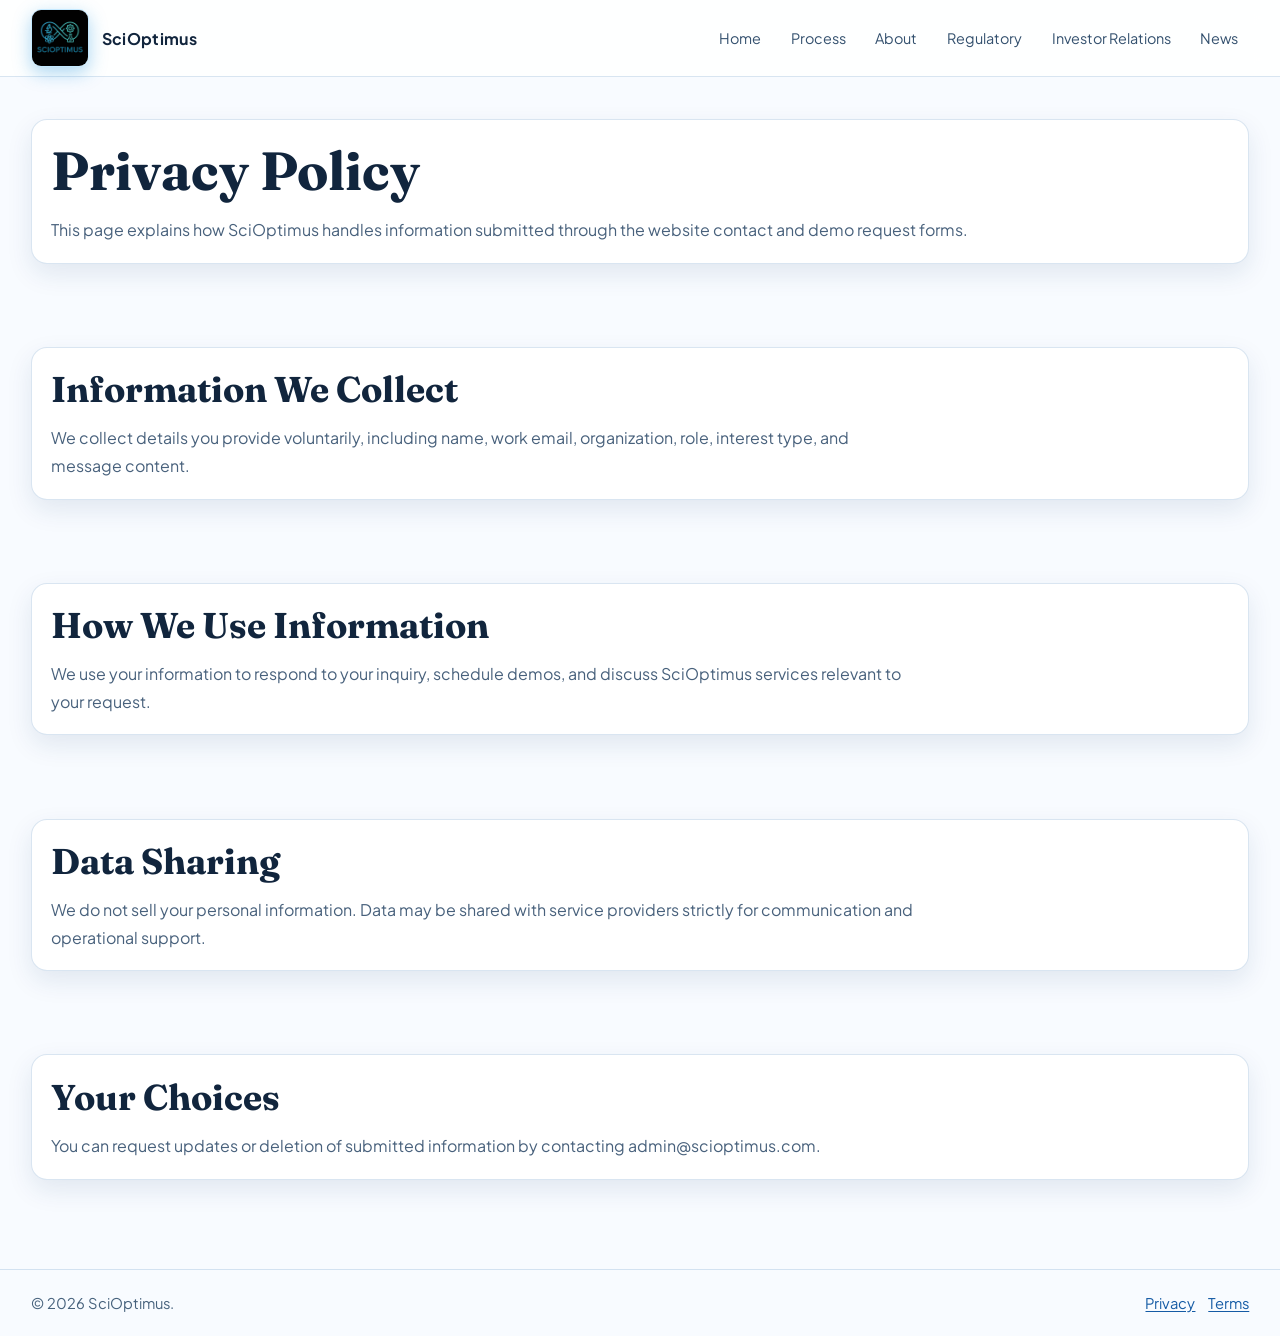
<file: privacy.html>
<!DOCTYPE html>
<html lang="en">
  <head>
    <meta charset="UTF-8" />
    <meta name="viewport" content="width=device-width, initial-scale=1.0" />
    <title>Privacy Policy | SciOptimus</title>
    <meta
      name="description"
      content="Privacy policy for SciOptimus website inquiries and contact submissions."
    />
    <link rel="preconnect" href="https://fonts.googleapis.com" />
    <link rel="preconnect" href="https://fonts.gstatic.com" crossorigin />
    <link rel="stylesheet" href="styles.css" />
  </head>
  <body>
    <header class="site-header">
      <div class="container header-inner">
        <a class="brand" href="index.html#home">
          <img src="logo.jpeg" alt="SciOptimus logo" />
          <span>SciOptimus</span>
        </a>
        <button class="nav-toggle" aria-label="Toggle navigation">Menu</button>
        <nav class="site-nav" aria-label="Primary">
          <a href="index.html#home">Home</a>
          <a href="index.html#process">Process</a>
          <a href="index.html#about">About</a>
          <a href="index.html#regulatory">Regulatory</a>
          <a href="index.html#investors">Investor Relations</a>
          <a href="news.html">News</a>
        </nav>
      </div>
    </header>

    <main class="container">
      <section class="section card reveal" id="home">
        <h1>Privacy Policy</h1>
        <p>
          This page explains how SciOptimus handles information submitted through the website contact and demo request
          forms.
        </p>
      </section>

      <section class="section card reveal">
        <h2>Information We Collect</h2>
        <p>
          We collect details you provide voluntarily, including name, work email, organization, role, interest type,
          and message content.
        </p>
      </section>

      <section class="section card reveal">
        <h2>How We Use Information</h2>
        <p>
          We use your information to respond to your inquiry, schedule demos, and discuss SciOptimus services relevant
          to your request.
        </p>
      </section>

      <section class="section card reveal">
        <h2>Data Sharing</h2>
        <p>
          We do not sell your personal information. Data may be shared with service providers strictly for communication
          and operational support.
        </p>
      </section>

      <section class="section card reveal">
        <h2>Your Choices</h2>
        <p>
          You can request updates or deletion of submitted information by contacting
          <a href="mailto:admin@scioptimus.com">admin@scioptimus.com</a>.
        </p>
      </section>
    </main>

    <footer class="footer">
      <div class="container">
        <span>© 2026 SciOptimus.</span>
        <span class="footer-links"><a href="privacy.html">Privacy</a> <a href="terms.html">Terms</a></span>
      </div>
    </footer>

    <script src="app.js"></script>
  </body>
</html>
</file>
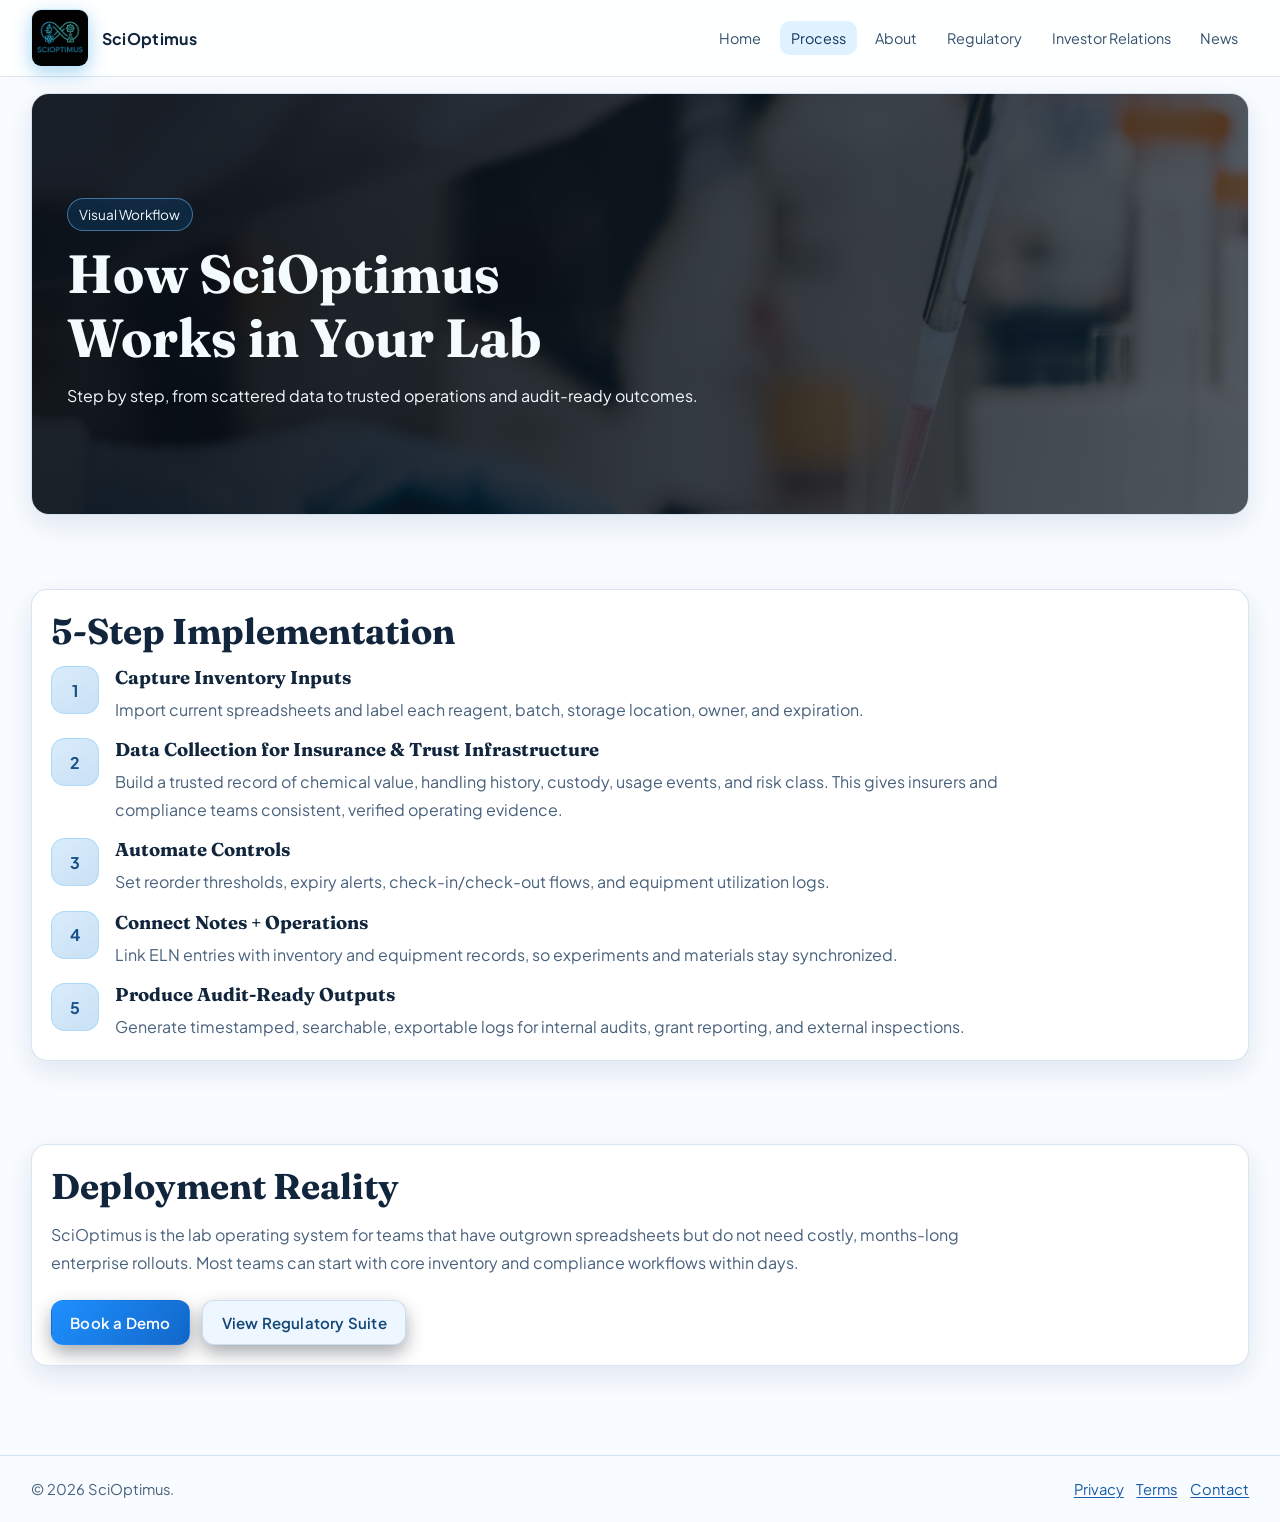
<file: process.html>
<!DOCTYPE html>
<html lang="en">
  <head>
    <meta charset="UTF-8" />
    <meta name="viewport" content="width=device-width, initial-scale=1.0" />
    <title>SciOptimus Process | How It Works</title>
    <meta
      name="description"
      content="See the SciOptimus implementation workflow from spreadsheet imports to audit-ready records."
    />
    <meta property="og:title" content="SciOptimus Process | How It Works" />
    <meta
      property="og:description"
      content="Step-by-step implementation for lab inventory, notebook linkage, and compliance workflows."
    />
    <meta property="og:type" content="website" />
    <meta property="og:image" content="logo.jpeg" />
    <meta name="twitter:card" content="summary_large_image" />
    <meta name="twitter:title" content="SciOptimus Process" />
    <meta name="twitter:image" content="logo.jpeg" />
    <link rel="preconnect" href="https://fonts.googleapis.com" />
    <link rel="preconnect" href="https://fonts.gstatic.com" crossorigin />
    <link rel="stylesheet" href="styles.css" />
  </head>
  <body>
    <header class="site-header">
      <div class="container header-inner">
        <a class="brand" href="index.html">
          <img src="logo.jpeg" alt="SciOptimus logo" />
          <span>SciOptimus</span>
        </a>
        <button class="nav-toggle" aria-label="Toggle navigation">Menu</button>
        <nav class="site-nav" aria-label="Primary">
          <a href="index.html#home">Home</a>
          <a class="active" href="index.html#process">Process</a>
          <a href="index.html#about">About</a>
          <a href="index.html#regulatory">Regulatory</a>
          <a href="index.html#investors">Investor Relations</a>
          <a href="news.html">News</a>
        </nav>
      </div>
    </header>

    <main class="container">
      <section class="hero-lite reveal">
        <img src="image2.jpeg" alt="Lab operations dashboard concept" />
        <div class="overlay"></div>
        <div class="content">
          <span class="eyebrow">Visual Workflow</span>
          <h1>How SciOptimus Works in Your Lab</h1>
          <p>Step by step, from scattered data to trusted operations and audit-ready outcomes.</p>
        </div>
      </section>

      <section class="section reveal">
        <article class="card">
          <h2>5-Step Implementation</h2>
          <div class="steps">
            <div class="step">
              <div class="step-num">1</div>
              <div>
                <h3>Capture Inventory Inputs</h3>
                <p>
                  Import current spreadsheets and label each reagent, batch, storage location, owner, and expiration.
                </p>
              </div>
            </div>
            <div class="step">
              <div class="step-num">2</div>
              <div>
                <h3>Data Collection for Insurance & Trust Infrastructure</h3>
                <p>
                  Build a trusted record of chemical value, handling history, custody, usage events, and risk class.
                  This gives insurers and compliance teams consistent, verified operating evidence.
                </p>
              </div>
            </div>
            <div class="step">
              <div class="step-num">3</div>
              <div>
                <h3>Automate Controls</h3>
                <p>Set reorder thresholds, expiry alerts, check-in/check-out flows, and equipment utilization logs.</p>
              </div>
            </div>
            <div class="step">
              <div class="step-num">4</div>
              <div>
                <h3>Connect Notes + Operations</h3>
                <p>
                  Link ELN entries with inventory and equipment records, so experiments and materials stay synchronized.
                </p>
              </div>
            </div>
            <div class="step">
              <div class="step-num">5</div>
              <div>
                <h3>Produce Audit-Ready Outputs</h3>
                <p>
                  Generate timestamped, searchable, exportable logs for internal audits, grant reporting, and external
                  inspections.
                </p>
              </div>
            </div>
          </div>
        </article>
      </section>

      <section class="section card reveal">
        <h2>Deployment Reality</h2>
        <p>
          SciOptimus is the lab operating system for teams that have outgrown spreadsheets but do not need costly,
          months-long enterprise rollouts. Most teams can start with core inventory and compliance workflows within
          days.
        </p>
        <div class="actions">
          <a class="btn btn-primary" href="interest.html">Book a Demo</a>
          <a class="btn btn-ghost" href="regulatory.html">View Regulatory Suite</a>
        </div>
      </section>
    </main>

    <footer class="footer">
      <div class="container">
        <span>© 2026 SciOptimus.</span>
        <span class="footer-links"><a href="privacy.html">Privacy</a> <a href="terms.html">Terms</a> <a href="mailto:admin@scioptimus.com">Contact</a></span>
      </div>
    </footer>

    <script src="app.js"></script>
  </body>
</html>
</file>
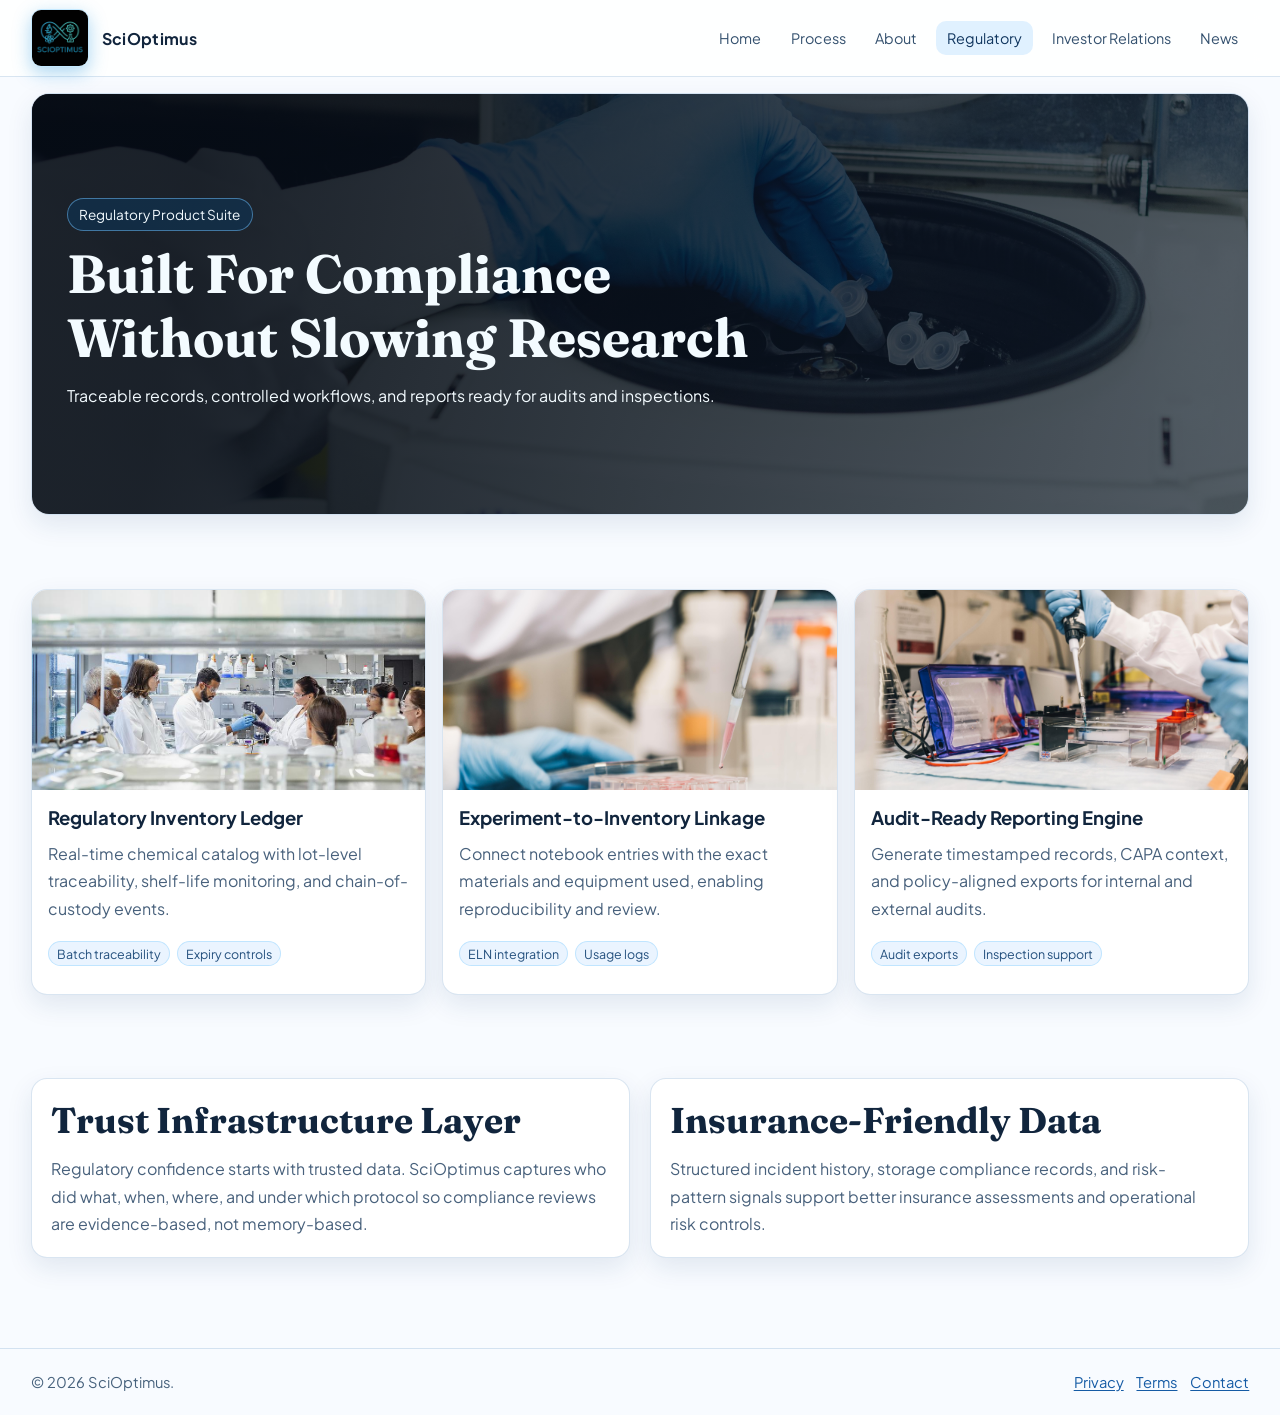
<file: regulatory.html>
<!DOCTYPE html>
<html lang="en">
  <head>
    <meta charset="UTF-8" />
    <meta name="viewport" content="width=device-width, initial-scale=1.0" />
    <title>SciOptimus Regulatory Products</title>
    <meta
      name="description"
      content="Explore SciOptimus regulatory products for traceability, audit-ready records, and compliance operations."
    />
    <meta property="og:title" content="SciOptimus Regulatory Products" />
    <meta
      property="og:description"
      content="Compliance tools for scientific labs with real-time traceability and evidence-quality workflows."
    />
    <meta property="og:type" content="website" />
    <meta property="og:image" content="logo.jpeg" />
    <meta name="twitter:card" content="summary_large_image" />
    <meta name="twitter:title" content="SciOptimus Regulatory Products" />
    <meta name="twitter:image" content="logo.jpeg" />

    <link rel="preconnect" href="https://fonts.googleapis.com" />
    <link rel="preconnect" href="https://fonts.gstatic.com" crossorigin />
    <link rel="stylesheet" href="styles.css" />
  </head>
  <body>
    <header class="site-header">
      <div class="container header-inner">
        <a class="brand" href="index.html">
          <img src="logo.jpeg" alt="SciOptimus logo" />
          <span>SciOptimus</span>
        </a>
        <button class="nav-toggle" aria-label="Toggle navigation">Menu</button>
        <nav class="site-nav" aria-label="Primary">
          <a href="index.html#home">Home</a>
          <a href="index.html#process">Process</a>
          <a href="index.html#about">About</a>
          <a class="active" href="index.html#regulatory">Regulatory</a>
          <a href="index.html#investors">Investor Relations</a>
          <a href="news.html">News</a>
        </nav>
      </div>
    </header>

    <main class="container">
      <section class="hero-lite reveal">
        <img src="image4.jpeg" alt="Compliance checklist in laboratory" />
        <div class="overlay"></div>
        <div class="content">
          <span class="eyebrow">Regulatory Product Suite</span>
          <h1>Built For Compliance Without Slowing Research</h1>
          <p>Traceable records, controlled workflows, and reports ready for audits and inspections.</p>
        </div>
      </section>

      <section class="section products-grid reveal">
        <article class="product-card">
          <img src="image5.jpeg" alt="Digital inventory scan" />
          <div class="body">
            <h3>Regulatory Inventory Ledger</h3>
            <p>
              Real-time chemical catalog with lot-level traceability, shelf-life monitoring, and chain-of-custody events.
            </p>
            <div class="tag-row">
              <span class="tag">Batch traceability</span>
              <span class="tag">Expiry controls</span>
            </div>
          </div>
        </article>

        <article class="product-card">
          <img src="image2.jpeg" alt="Scientist recording experiment details" />
          <div class="body">
            <h3>Experiment-to-Inventory Linkage</h3>
            <p>
              Connect notebook entries with the exact materials and equipment used, enabling reproducibility and review.
            </p>
            <div class="tag-row">
              <span class="tag">ELN integration</span>
              <span class="tag">Usage logs</span>
            </div>
          </div>
        </article>

        <article class="product-card">
          <img src="image3.jpeg" alt="Operational dashboard view" />
          <div class="body">
            <h3>Audit-Ready Reporting Engine</h3>
            <p>
              Generate timestamped records, CAPA context, and policy-aligned exports for internal and external audits.
            </p>
            <div class="tag-row">
              <span class="tag">Audit exports</span>
              <span class="tag">Inspection support</span>
            </div>
          </div>
        </article>
      </section>

      <section class="section grid-2 reveal">
        <article class="card">
          <h2>Trust Infrastructure Layer</h2>
          <p>
            Regulatory confidence starts with trusted data. SciOptimus captures who did what, when, where, and under
            which protocol so compliance reviews are evidence-based, not memory-based.
          </p>
        </article>
        <article class="card">
          <h2>Insurance-Friendly Data</h2>
          <p>
            Structured incident history, storage compliance records, and risk-pattern signals support better insurance
            assessments and operational risk controls.
          </p>
        </article>
      </section>
    </main>

    <footer class="footer">
      <div class="container">
        <span>© 2026 SciOptimus.</span>
        <span class="footer-links"><a href="privacy.html">Privacy</a> <a href="terms.html">Terms</a> <a href="mailto:admin@scioptimus.com">Contact</a></span>
      </div>
    </footer>

    <script src="app.js"></script>
  </body>
</html>
</file>
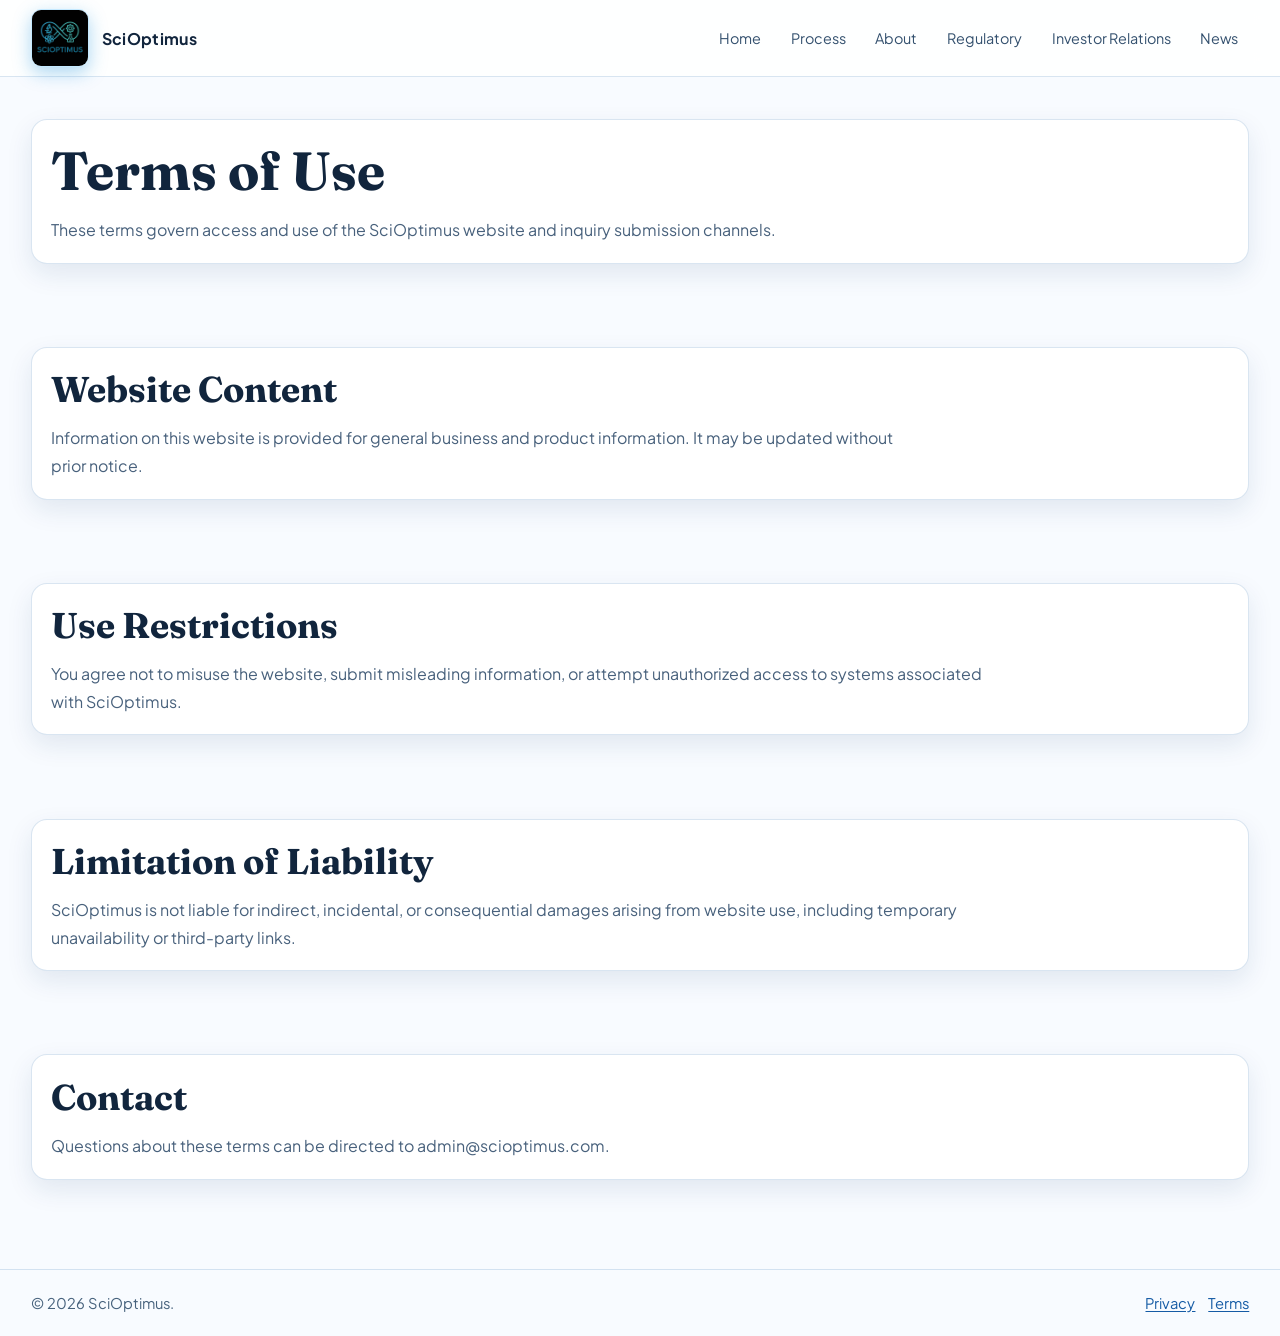
<file: terms.html>
<!DOCTYPE html>
<html lang="en">
  <head>
    <meta charset="UTF-8" />
    <meta name="viewport" content="width=device-width, initial-scale=1.0" />
    <title>Terms of Use | SciOptimus</title>
    <meta name="description" content="Terms of use for the SciOptimus website and inquiry submissions." />
    <link rel="preconnect" href="https://fonts.googleapis.com" />
    <link rel="preconnect" href="https://fonts.gstatic.com" crossorigin />
    <link rel="stylesheet" href="styles.css" />
  </head>
  <body>
    <header class="site-header">
      <div class="container header-inner">
        <a class="brand" href="index.html#home">
          <img src="logo.jpeg" alt="SciOptimus logo" />
          <span>SciOptimus</span>
        </a>
        <button class="nav-toggle" aria-label="Toggle navigation">Menu</button>
        <nav class="site-nav" aria-label="Primary">
          <a href="index.html#home">Home</a>
          <a href="index.html#process">Process</a>
          <a href="index.html#about">About</a>
          <a href="index.html#regulatory">Regulatory</a>
          <a href="index.html#investors">Investor Relations</a>
          <a href="news.html">News</a>
        </nav>
      </div>
    </header>

    <main class="container">
      <section class="section card reveal" id="home">
        <h1>Terms of Use</h1>
        <p>These terms govern access and use of the SciOptimus website and inquiry submission channels.</p>
      </section>

      <section class="section card reveal">
        <h2>Website Content</h2>
        <p>
          Information on this website is provided for general business and product information. It may be updated
          without prior notice.
        </p>
      </section>

      <section class="section card reveal">
        <h2>Use Restrictions</h2>
        <p>
          You agree not to misuse the website, submit misleading information, or attempt unauthorized access to systems
          associated with SciOptimus.
        </p>
      </section>

      <section class="section card reveal">
        <h2>Limitation of Liability</h2>
        <p>
          SciOptimus is not liable for indirect, incidental, or consequential damages arising from website use,
          including temporary unavailability or third-party links.
        </p>
      </section>

      <section class="section card reveal">
        <h2>Contact</h2>
        <p>
          Questions about these terms can be directed to
          <a href="mailto:admin@scioptimus.com">admin@scioptimus.com</a>.
        </p>
      </section>
    </main>

    <footer class="footer">
      <div class="container">
        <span>© 2026 SciOptimus.</span>
        <span class="footer-links"><a href="privacy.html">Privacy</a> <a href="terms.html">Terms</a></span>
      </div>
    </footer>

    <script src="app.js"></script>
  </body>
</html>
</file>
<file: styles.css>
@import url("https://fonts.googleapis.com/css2?family=Fraunces:opsz,wght@9..144,500;9..144,600;9..144,700&family=Plus+Jakarta+Sans:wght@400;500;600;700&display=swap");

:root {
  --bg: #f8fbff;
  --bg-soft: #eff6ff;
  --panel: #ffffff;
  --panel-strong: #ffffff;
  --line: rgba(20, 94, 168, 0.16);
  --text: #11253d;
  --muted: #48617c;
  --brand: #1e90ff;
  --brand-2: #1267c9;
  --accent: #0f75e1;
  --ok: #188a5a;
  --danger: #c74a64;
  --shadow: 0 10px 26px rgba(24, 63, 107, 0.1);
  --radius-xl: 22px;
  --radius-lg: 16px;
  --radius-sm: 10px;
}

* {
  box-sizing: border-box;
  min-width: 0;
}

html,
body {
  margin: 0;
  padding: 0;
  width: 100%;
  overflow-x: clip;
  background: var(--bg);
  color: var(--text);
  font-family: "Plus Jakarta Sans", "Segoe UI", sans-serif;
  scroll-behavior: smooth;
}

body::before {
  content: "";
  position: fixed;
  inset: 0;
  z-index: -2;
  background:
    radial-gradient(circle at 10% 10%, rgba(69, 152, 230, 0.18), transparent 35%),
    radial-gradient(circle at 90% 10%, rgba(37, 121, 211, 0.14), transparent 32%),
    linear-gradient(180deg, #fbfdff 0%, #f4f9ff 100%);
}

body::after {
  content: "";
  position: fixed;
  inset: 0;
  z-index: -1;
  background-image: linear-gradient(rgba(19, 80, 140, 0.04) 1px, transparent 1px),
    linear-gradient(90deg, rgba(19, 80, 140, 0.04) 1px, transparent 1px);
  background-size: 32px 32px;
  opacity: 0.55;
  pointer-events: none;
}

a {
  color: inherit;
  text-decoration: none;
}

.skip-link {
  position: fixed;
  top: -100px;
  left: 1rem;
  z-index: 200;
  border-radius: 10px;
  padding: 0.55rem 0.8rem;
  background: #dff5ff;
  color: #072136;
  font-weight: 700;
  transition: top 140ms ease;
}

.skip-link:focus {
  top: 0.9rem;
}

img {
  max-width: 100%;
  display: block;
}

.container {
  width: 100%;
  max-width: none;
  padding-inline: clamp(0.9rem, 2.4vw, 2.4rem);
}

section[id] {
  scroll-margin-top: 92px;
}

.site-header {
  position: sticky;
  top: 0;
  z-index: 50;
  border-bottom: 1px solid var(--line);
  background: rgba(255, 255, 255, 0.84);
  backdrop-filter: blur(12px);
}

.header-inner {
  display: flex;
  align-items: center;
  justify-content: space-between;
  gap: 0.8rem;
  min-height: 76px;
  padding-block: 0.35rem;
}

.brand {
  display: flex;
  align-items: center;
  gap: 0.82rem;
  font-weight: 700;
  letter-spacing: 0.3px;
  white-space: nowrap;
}

.brand img {
  width: 58px;
  height: 58px;
  border-radius: 10px;
  object-fit: cover;
  border: 1px solid rgba(137, 212, 255, 0.5);
  box-shadow: 0 6px 18px rgba(21, 140, 217, 0.35);
}

.nav-toggle {
  display: none;
  background: transparent;
  border: 1px solid var(--line);
  color: var(--text);
  border-radius: 10px;
  padding: 0.4rem 0.65rem;
  white-space: nowrap;
}

.site-nav {
  display: flex;
  gap: 0.45rem;
  flex-wrap: nowrap;
  overflow-x: auto;
  scrollbar-width: thin;
}

.site-nav::-webkit-scrollbar {
  height: 6px;
}

.site-nav::-webkit-scrollbar-thumb {
  background: rgba(123, 198, 255, 0.35);
  border-radius: 999px;
}

.site-nav a {
  padding: 0.52rem 0.7rem;
  border-radius: 10px;
  font-size: 0.9rem;
  color: #33506e;
  transition: 160ms ease;
  white-space: nowrap;
}

.site-nav a:hover,
.site-nav a.active {
  color: #10365f;
  background: rgba(30, 144, 255, 0.13);
}

main.container {
  display: grid;
  gap: 0;
}

.hero {
  position: relative;
  min-height: min(78vh, 760px);
  border-radius: 18px;
  overflow: hidden;
  margin: 1rem 0 2rem;
  box-shadow: var(--shadow);
  border: 1px solid var(--line);
}

.hero-full-bleed {
  width: 100vw;
  margin-left: calc(50% - 50vw);
  margin-right: calc(50% - 50vw);
  border-radius: 0;
  border-left: 0;
  border-right: 0;
}

.hero-bg {
  position: absolute;
  inset: 0;
  width: 100%;
  height: 100%;
  object-fit: cover;
  filter: saturate(0.9) contrast(1.05);
}

.hero-overlay {
  position: absolute;
  inset: 0;
  background:
    linear-gradient(108deg, rgba(9, 32, 58, 0.84) 12%, rgba(13, 47, 86, 0.58) 58%, rgba(24, 82, 136, 0.5) 100%),
    radial-gradient(circle at 80% 14%, rgba(117, 190, 255, 0.34), transparent 42%);
}

.hero-content,
.hero-content p,
.hero-content h1 {
  color: #f3fbff;
}

.hero-content {
  position: relative;
  z-index: 2;
  height: 100%;
  min-height: min(78vh, 760px);
  display: grid;
  align-content: center;
  gap: 1rem;
  width: min(780px, 100%);
  margin-left: 0;
  padding: clamp(1rem, 3.2vw, 2.4rem);
}

.eyebrow {
  display: inline-flex;
  align-items: center;
  gap: 0.5rem;
  width: fit-content;
  padding: 0.42rem 0.72rem;
  border: 1px solid rgba(113, 194, 255, 0.5);
  border-radius: 999px;
  color: #e7f6ff;
  background: rgba(13, 54, 89, 0.56);
  font-size: 0.85rem;
}

.headline-split {
  display: flex;
  justify-content: space-between;
  align-items: flex-end;
  flex-wrap: wrap;
  gap: clamp(0.5rem, 1.4vw, 1.1rem);
  width: min(1100px, 100%);
  max-width: 100%;
  line-height: 1.05;
  font-size: clamp(1.75rem, 3.9vw, 3.6rem);
}

.headline-left,
.headline-play {
  display: block;
  white-space: nowrap;
}

.headline-left {
  letter-spacing: -0.01em;
  flex: 1 1 18ch;
}

.headline-play {
  margin-left: auto;
  text-align: right;
  color: #8de0ff;
  font-style: italic;
  font-weight: 700;
  text-shadow: 0 8px 24px rgba(8, 55, 95, 0.34);
  transform: translateY(0.2rem) rotate(-1deg);
}

h1,
h2,
h3 {
  margin: 0;
  line-height: 1.2;
  text-wrap: balance;
  overflow-wrap: anywhere;
}

h1 {
  font-family: "Fraunces", Georgia, serif;
  font-size: clamp(2rem, 4.2vw, 3.9rem);
  max-width: 22ch;
}

h2 {
  font-family: "Fraunces", Georgia, serif;
  font-size: clamp(1.55rem, 2.8vw, 2.35rem);
  max-width: 28ch;
}

h3 {
  font-size: clamp(1.05rem, 1.45vw, 1.25rem);
}

p {
  margin: 0;
  color: var(--muted);
  line-height: 1.72;
  text-wrap: pretty;
  overflow-wrap: anywhere;
  max-width: 74ch;
}

.hero p {
  max-width: 62ch;
}

.hero .headline-split {
  max-width: 100%;
}

.hero h1.headline-split {
  max-width: 100%;
  font-size: clamp(1.75rem, 3.9vw, 3.6rem);
}

.actions {
  display: flex;
  flex-wrap: wrap;
  gap: 0.8rem;
  margin-top: 0.7rem;
}

.proof-row {
  display: flex;
  flex-wrap: wrap;
  gap: 0.6rem;
  margin-top: 0.4rem;
}

.proof-row span {
  border: 1px solid rgba(136, 209, 255, 0.38);
  background: rgba(9, 33, 52, 0.6);
  color: #d7efff;
  border-radius: 999px;
  padding: 0.28rem 0.62rem;
  font-size: 0.8rem;
  font-weight: 600;
}

.btn {
  border: 1px solid transparent;
  border-radius: 12px;
  padding: 0.78rem 1.14rem;
  font-weight: 600;
  font-size: 0.94rem;
  line-height: 1.2;
  letter-spacing: 0.2px;
  box-shadow: 0 8px 18px rgba(3, 13, 22, 0.34);
  transition: 160ms ease;
  white-space: nowrap;
}

.btn-primary {
  background: linear-gradient(130deg, var(--brand) 0%, var(--brand-2) 100%);
  color: white;
}

.btn-primary:hover {
  filter: brightness(1.09);
  transform: translateY(-1px);
}

.btn-ghost {
  border-color: var(--line);
  color: #124778;
  background: #eef6ff;
}

.btn-ghost:hover {
  border-color: rgba(30, 144, 255, 0.5);
  color: #0d355a;
  background: #e3f0ff;
  transform: translateY(-1px);
}

.btn-disabled {
  border-color: rgba(120, 166, 194, 0.35);
  background: rgba(25, 44, 58, 0.52);
  color: #7fa0b8;
  pointer-events: none;
}

.section {
  margin: 2.6rem 0;
  display: grid;
  gap: 1rem;
}

.section-title {
  margin-bottom: 0.9rem;
}

.section-subtitle {
  margin-bottom: 1.25rem;
}

.section > h2,
.section > p {
  max-width: 78ch;
}

.grid-2 {
  display: grid;
  grid-template-columns: repeat(2, minmax(0, 1fr));
  gap: 1.2rem;
  align-items: start;
}

.card {
  border: 1px solid var(--line);
  border-radius: var(--radius-lg);
  background: var(--panel);
  padding: 1.2rem;
  box-shadow: var(--shadow);
  display: grid;
  align-content: start;
  gap: 0.8rem;
}

.card h3 {
  margin-bottom: 0.42rem;
  font-family: "Fraunces", Georgia, serif;
}

.kpi-row {
  display: grid;
  grid-template-columns: repeat(3, minmax(0, 1fr));
  gap: 0.9rem;
}

.kpi {
  border: 1px solid var(--line);
  border-radius: 14px;
  padding: 0.95rem;
  background: linear-gradient(180deg, #ffffff 0%, #f5faff 100%);
}

.process-quicklook {
  display: flex;
  flex-wrap: wrap;
  gap: 0.7rem;
  margin-bottom: 0.8rem;
}

.process-chip {
  border: 1px solid rgba(132, 208, 255, 0.46);
  background: rgba(11, 40, 62, 0.58);
  color: #e1f4ff;
  border-radius: 999px;
  padding: 0.42rem 0.78rem;
  font-size: 0.85rem;
  font-weight: 600;
}

.process-grid .card,
.register-layout .card,
.regulatory-layout .card {
  background: linear-gradient(180deg, #ffffff 0%, #f7fbff 100%);
}

.process-track {
  display: grid;
  grid-template-columns: repeat(5, minmax(0, 1fr));
  gap: 0.8rem;
}

.process-step-card {
  border: 1px solid rgba(20, 101, 176, 0.2);
  border-radius: 14px;
  background: linear-gradient(180deg, #ffffff 0%, #f3f9ff 100%);
  box-shadow: var(--shadow);
  padding: 0.9rem;
  display: grid;
  gap: 0.4rem;
}

.process-step-card span {
  width: fit-content;
  border-radius: 999px;
  padding: 0.16rem 0.48rem;
  background: #ddedff;
  color: #11508b;
  font-size: 0.74rem;
  font-weight: 700;
}

.process-step-card h3 {
  margin: 0;
  font-size: 0.98rem;
}

.process-step-card p {
  max-width: none;
  color: #3f5977;
  line-height: 1.55;
  font-size: 0.88rem;
}

.process-note {
  margin-top: 0.8rem;
}

.kpi b {
  display: block;
  color: #102b49;
  font-size: 1.4rem;
  margin-bottom: 0.2rem;
}

.trust-strip {
  display: grid;
  grid-template-columns: repeat(4, minmax(0, 1fr));
  gap: 0.8rem;
}

.trust-pill {
  border: 1px solid var(--line);
  border-radius: 12px;
  background: #f2f8ff;
  padding: 0.75rem;
  color: #214467;
  text-align: center;
  font-weight: 600;
  font-size: 0.88rem;
}

.steps {
  display: grid;
  gap: 0.95rem;
}

.step {
  display: grid;
  grid-template-columns: 52px minmax(0, 1fr);
  gap: 0.75rem;
  align-items: start;
}

.step-num {
  width: 48px;
  height: 48px;
  border-radius: 14px;
  display: grid;
  place-items: center;
  border: 1px solid rgba(124, 203, 255, 0.46);
  background: linear-gradient(145deg, rgba(97, 176, 240, 0.24), rgba(49, 136, 212, 0.26));
  font-weight: 700;
  color: #174f86;
}

.news-grid,
.products-grid,
.investor-grid {
  display: grid;
  grid-template-columns: repeat(3, minmax(0, 1fr));
  gap: 1rem;
}

.featured-news {
  margin-bottom: 1.3rem;
}

.news-card,
.product-card,
.investor-card {
  border: 1px solid var(--line);
  border-radius: var(--radius-lg);
  overflow: hidden;
  background: var(--panel-strong);
  box-shadow: var(--shadow);
  display: flex;
  flex-direction: column;
}

.news-card img,
.product-card img,
.investor-card img {
  width: 100%;
  height: 200px;
  object-fit: cover;
}

.news-card .body,
.product-card .body,
.investor-card .body {
  padding: 1rem;
  display: grid;
  gap: 0.7rem;
  align-content: start;
  height: 100%;
}

.news-card h2,
.news-card h3,
.product-card h3,
.investor-card h3,
.card h2,
.card h3 {
  line-height: 1.24;
}

.tag-row {
  display: flex;
  flex-wrap: wrap;
  gap: 0.45rem;
  margin: 0.45rem 0 0.7rem;
}

.tag {
  border: 1px solid rgba(136, 209, 255, 0.44);
  color: #24507e;
  border-radius: 999px;
  font-size: 0.78rem;
  padding: 0.24rem 0.5rem;
  background: #eaf4ff;
}

.hero-lite {
  position: relative;
  border-radius: 18px;
  overflow: hidden;
  border: 1px solid var(--line);
  margin: 1rem 0 2rem;
  box-shadow: var(--shadow);
}

.hero-lite img {
  width: 100%;
  height: clamp(300px, 40vw, 420px);
  object-fit: cover;
}

.hero-lite .overlay {
  position: absolute;
  inset: 0;
  background: linear-gradient(100deg, rgba(4, 11, 20, 0.9) 14%, rgba(7, 21, 34, 0.68) 100%);
}

.hero-lite .content {
  position: absolute;
  inset: 0;
  display: grid;
  align-content: center;
  gap: 0.7rem;
  width: min(820px, 100%);
  margin-left: 0;
  padding: clamp(1rem, 3vw, 2.2rem);
}

.hero-lite .content,
.hero-lite .content h1,
.hero-lite .content p,
.hero-lite .content .eyebrow {
  color: #f3fbff;
}

form {
  display: grid;
  gap: 1rem;
}

label {
  font-size: 0.85rem;
  font-weight: 600;
  letter-spacing: 0.01em;
  color: #24496f;
}

input,
textarea,
select {
  width: 100%;
  border-radius: 14px;
  border: 1px solid rgba(112, 189, 244, 0.45);
  background: linear-gradient(180deg, #ffffff 0%, #f9fcff 100%);
  color: #11253d;
  padding: 0.82rem 0.92rem;
  font: inherit;
  transition: border-color 160ms ease, box-shadow 160ms ease;
}

input::placeholder,
textarea::placeholder {
  color: #7b90a8;
}

input:focus,
textarea:focus,
select:focus {
  outline: none;
  border-color: rgba(29, 125, 206, 0.72);
  box-shadow: 0 0 0 4px rgba(77, 167, 236, 0.16);
}

textarea {
  min-height: 148px;
  resize: vertical;
}

.section-register {
  margin-top: 1rem;
  padding: clamp(1.2rem, 2.6vw, 2rem);
  border: 1px solid rgba(122, 195, 245, 0.22);
  border-radius: 24px;
  background:
    radial-gradient(circle at top left, rgba(129, 209, 255, 0.2), transparent 34%),
    linear-gradient(180deg, rgba(255, 255, 255, 0.85) 0%, rgba(242, 249, 255, 0.95) 100%);
  box-shadow: 0 18px 42px rgba(18, 63, 112, 0.08);
}

.register-card {
  padding: clamp(1.15rem, 2.6vw, 1.8rem);
  max-width: 1140px;
  margin-inline: auto;
}

.register-layout {
  display: grid;
  grid-template-columns: minmax(0, 0.95fr) minmax(0, 1.05fr);
  gap: 1.15rem;
  align-items: stretch;
}

.register-intro {
  display: grid;
  align-content: start;
  gap: 1rem;
  padding: clamp(0.4rem, 1vw, 0.8rem) clamp(0.1rem, 0.7vw, 0.4rem) 0;
}

.register-eyebrow {
  color: #12497d;
  background: rgba(214, 239, 255, 0.92);
  border-color: rgba(81, 164, 228, 0.34);
}

.register-lead {
  max-width: 58ch;
  color: #355473;
}

.register-trust {
  display: grid;
  gap: 0.8rem;
}

.register-trust-item {
  border: 1px solid rgba(121, 195, 246, 0.26);
  border-radius: 18px;
  background: rgba(255, 255, 255, 0.7);
  padding: 0.95rem 1rem;
  box-shadow: 0 10px 24px rgba(24, 74, 121, 0.06);
}

.register-trust-item b {
  display: block;
  margin-bottom: 0.3rem;
  color: #143b61;
  font-size: 0.98rem;
}

.register-trust-item span {
  color: #4a6481;
  line-height: 1.6;
  font-size: 0.92rem;
}

.register-direct-contact {
  display: inline-flex;
  flex-wrap: wrap;
  gap: 0.45rem;
  align-items: center;
  width: fit-content;
  padding: 0.72rem 0.95rem;
  border-radius: 999px;
  border: 1px solid rgba(114, 192, 244, 0.32);
  background: rgba(255, 255, 255, 0.78);
  color: #43617f;
  font-size: 0.92rem;
}

.register-direct-contact a {
  color: #115ca9;
  font-weight: 700;
}

.register-card-main {
  max-width: none;
  margin-inline: 0;
  border-color: rgba(42, 120, 190, 0.24);
  background: linear-gradient(180deg, rgba(255, 255, 255, 0.98) 0%, rgba(246, 251, 255, 0.98) 100%);
  box-shadow: 0 18px 36px rgba(17, 63, 108, 0.1);
}

.register-card-head {
  display: grid;
  gap: 0.45rem;
  margin-bottom: 0.25rem;
}

.register-card-head h3 {
  font-family: "Fraunces", Georgia, serif;
  font-size: clamp(1.35rem, 2vw, 1.8rem);
  color: #102b49;
}

.register-card-head p {
  color: #4f6a85;
  max-width: 58ch;
}

.register-kicker {
  font-size: 0.76rem;
  font-weight: 700;
  letter-spacing: 0.12em;
  text-transform: uppercase;
  color: #1564b1;
}

.register-info-card {
  border-color: rgba(42, 120, 190, 0.28);
}

.about-stats {
  display: grid;
  gap: 0.56rem;
  margin: 0.35rem 0 0.5rem;
}

.about-stats div {
  border: 1px solid rgba(123, 199, 255, 0.32);
  border-radius: 12px;
  background: #f4f9ff;
  padding: 0.62rem 0.75rem;
}

.about-stats b {
  display: block;
  color: #193a5e;
  margin-bottom: 0.2rem;
  font-size: 0.92rem;
}

.about-stats span {
  color: #48617c;
  font-size: 0.84rem;
  line-height: 1.5;
}

.regulatory-layout {
  display: grid;
  grid-template-columns: minmax(0, 2fr) minmax(0, 1fr);
  gap: 1rem;
  align-items: stretch;
}

.regulatory-kpis {
  grid-template-columns: repeat(3, minmax(0, 1fr));
}

.regulatory-callout {
  border-color: rgba(42, 120, 190, 0.32);
}

.regulatory-extra {
  margin-top: 0.2rem;
}

.social-card {
  display: flex;
  align-items: center;
  justify-content: space-between;
  gap: 1rem;
  flex-wrap: wrap;
}

.social-card h3,
.social-card p {
  margin: 0;
}

.register-form-grid {
  display: grid;
  grid-template-columns: repeat(2, minmax(0, 1fr));
  gap: 0.95rem 1rem;
}

.field {
  display: grid;
  gap: 0.42rem;
}

.field-wide {
  grid-column: 1 / -1;
}

input.invalid,
select.invalid,
textarea.invalid {
  border-color: rgba(255, 142, 163, 0.9);
  box-shadow: 0 0 0 1px rgba(255, 142, 163, 0.35);
}

.form-status {
  min-height: 1.4rem;
  font-size: 0.92rem;
  line-height: 1.5;
}

.hp-field {
  position: absolute;
  left: -9999px;
  width: 1px;
  height: 1px;
  opacity: 0;
}

.consent-row {
  display: flex;
  align-items: flex-start;
  gap: 0.55rem;
  margin-top: 0.1rem;
  padding: 0.9rem 1rem;
  border-radius: 16px;
  border: 1px solid rgba(123, 199, 255, 0.24);
  background: rgba(240, 247, 255, 0.82);
  font-size: 0.86rem;
  color: #47617c;
}

.consent-row input {
  width: auto;
  margin-top: 0.24rem;
}

.consent-row a,
.form-note a,
.footer a {
  color: #155ba5;
  text-decoration: underline;
  text-underline-offset: 2px;
}

.form-note {
  color: #4f6b87;
  font-size: 0.86rem;
}

.register-submit {
  width: 100%;
  justify-content: center;
}

.investor-contact-card {
  background: linear-gradient(180deg, #ffffff 0%, #f5faff 100%);
}

.investor-home-contact {
  max-width: 980px;
  margin: 0.7rem auto 0;
  border-color: rgba(42, 120, 190, 0.32);
  background: linear-gradient(180deg, #ffffff 0%, #f6fbff 100%);
}

.investor-deck-row {
  display: flex;
  justify-content: center;
  margin-top: 0.75rem;
}

.contact-lines {
  display: grid;
  gap: 0.45rem;
}

.contact-lines p {
  margin: 0;
}

#about .card {
  min-height: 100%;
}

#about .card p {
  max-width: 68ch;
}

.form-status.success {
  color: #a8f0cf;
}

.form-status.error {
  color: #ffc2ce;
}

.mini-cta {
  position: fixed;
  right: clamp(0.8rem, 2vw, 1.3rem);
  bottom: clamp(0.8rem, 2.2vw, 1.3rem);
  z-index: 80;
  border: 1px solid rgba(142, 214, 255, 0.6);
  border-radius: 999px;
  padding: 0.66rem 0.95rem;
  font-size: 0.88rem;
  font-weight: 700;
  letter-spacing: 0.2px;
  color: #effaff;
  background: linear-gradient(130deg, rgba(52, 168, 235, 0.9) 0%, rgba(17, 113, 176, 0.9) 100%);
  box-shadow: 0 10px 24px rgba(4, 19, 33, 0.45);
  transition: 180ms ease;
}

.mini-cta:hover {
  transform: translateY(-1px);
  filter: brightness(1.06);
}

.mini-cta.hidden {
  opacity: 0;
  transform: translateY(16px);
  pointer-events: none;
}

.footer {
  border-top: 1px solid var(--line);
  margin-top: 3rem;
  padding: 1.5rem 0;
  color: #47627d;
  font-size: 0.92rem;
}

.footer .container {
  display: flex;
  flex-wrap: wrap;
  gap: 0.75rem;
  align-items: center;
  justify-content: space-between;
}

.footer-links {
  display: inline-flex;
  flex-wrap: wrap;
  gap: 0.8rem;
}

.reveal {
  opacity: 0;
  transform: translateY(12px);
  transition: 320ms ease;
}

.reveal.visible {
  opacity: 1;
  transform: translateY(0);
}

.news-card .btn,
.product-card .btn,
.investor-card .btn {
  width: fit-content;
}

@media (max-width: 1240px) {
  .site-nav {
    position: fixed;
    left: 0.8rem;
    right: 0.8rem;
    top: 78px;
    border: 1px solid var(--line);
    border-radius: 14px;
    background: rgba(255, 255, 255, 0.98);
    padding: 0.8rem;
    display: none;
    overflow: visible;
  }

  .site-nav.open {
    display: grid;
    grid-template-columns: 1fr;
  }

  .nav-toggle {
    display: inline-block;
  }
}

@media (max-width: 980px) {
  .grid-2,
  .news-grid,
  .products-grid,
  .investor-grid,
  .kpi-row,
  .trust-strip {
    grid-template-columns: 1fr;
  }

  .regulatory-layout,
  .register-layout {
    grid-template-columns: 1fr;
  }

  .section-register {
    padding: 1rem;
  }

  .register-intro {
    padding: 0;
  }

  .process-track {
    grid-template-columns: repeat(2, minmax(0, 1fr));
  }

  .hero-content {
    width: 100%;
    min-height: 68vh;
  }

  .hero-lite .content {
    width: 100%;
  }

  .brand img {
    width: 52px;
    height: 52px;
  }

  .register-form-grid {
    grid-template-columns: 1fr;
  }

  .footer .container {
    justify-content: flex-start;
  }
}

@media (max-width: 1120px) {
  .grid-2,
  .kpi-row {
    grid-template-columns: 1fr;
  }
}

@media (max-width: 760px) {
  .hero {
    min-height: 72vh;
  }

  .hero-content {
    align-content: end;
    min-height: 72vh;
  }

  .hero-lite {
    border-radius: 16px;
    overflow: hidden;
  }

  .hero-lite img {
    height: 240px;
  }

  .hero-lite .overlay {
    display: none;
  }

  .hero-lite .content {
    position: relative;
    width: 100%;
    padding: 1rem;
    background: linear-gradient(165deg, #f7fbff 0%, #edf6ff 100%);
  }

  .hero-lite .content,
  .hero-lite .content h1,
  .hero-lite .content p,
  .hero-lite .content .eyebrow {
    color: var(--text);
  }

  .headline-split {
    display: grid;
    grid-template-columns: 1fr;
    justify-content: start;
    gap: 0.25rem;
  }

  .headline-left,
  .headline-play {
    white-space: normal;
  }

  .headline-play {
    text-align: left;
    transform: none;
  }

  .process-track {
    grid-template-columns: 1fr;
  }

  .step {
    grid-template-columns: 1fr;
    gap: 0.6rem;
  }

  .step-num {
    width: 44px;
    height: 44px;
    border-radius: 10px;
  }

  .mini-cta {
    left: 0.9rem;
    right: 0.9rem;
    text-align: center;
  }
}
</file>
